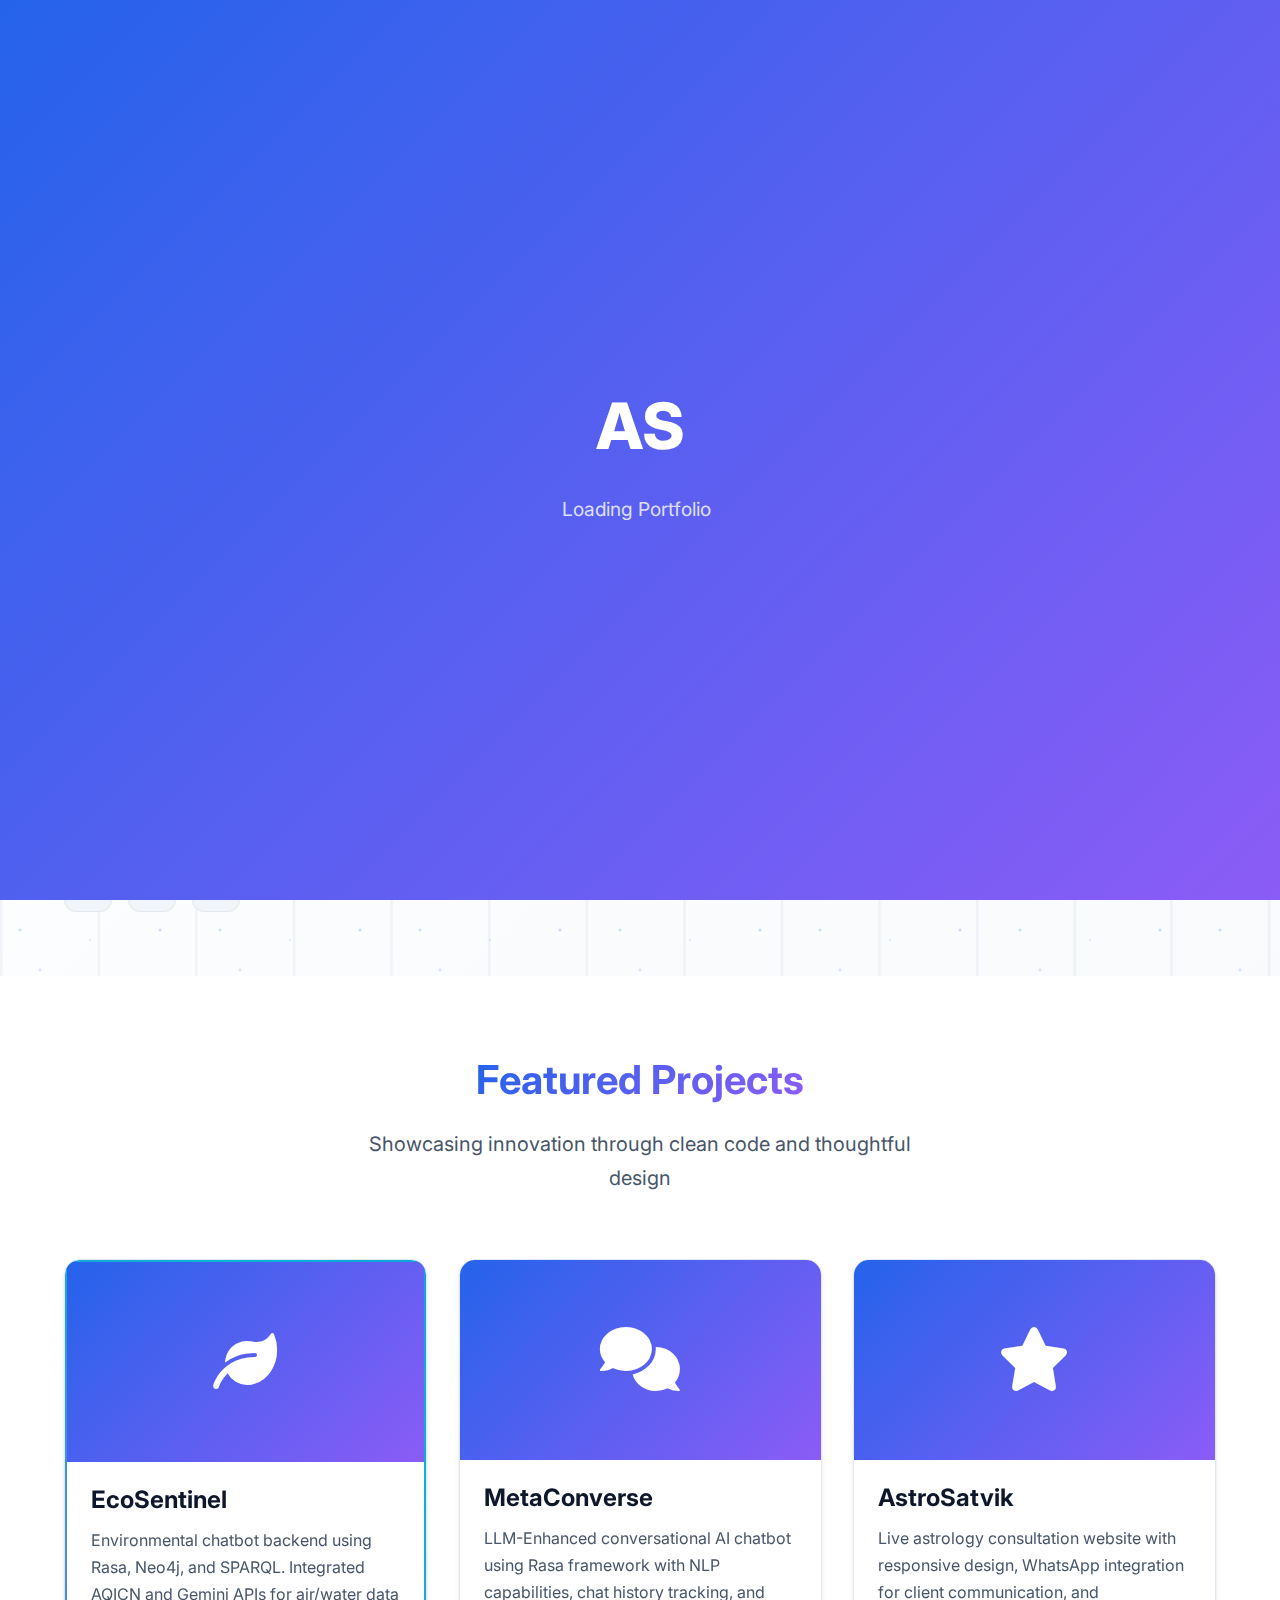
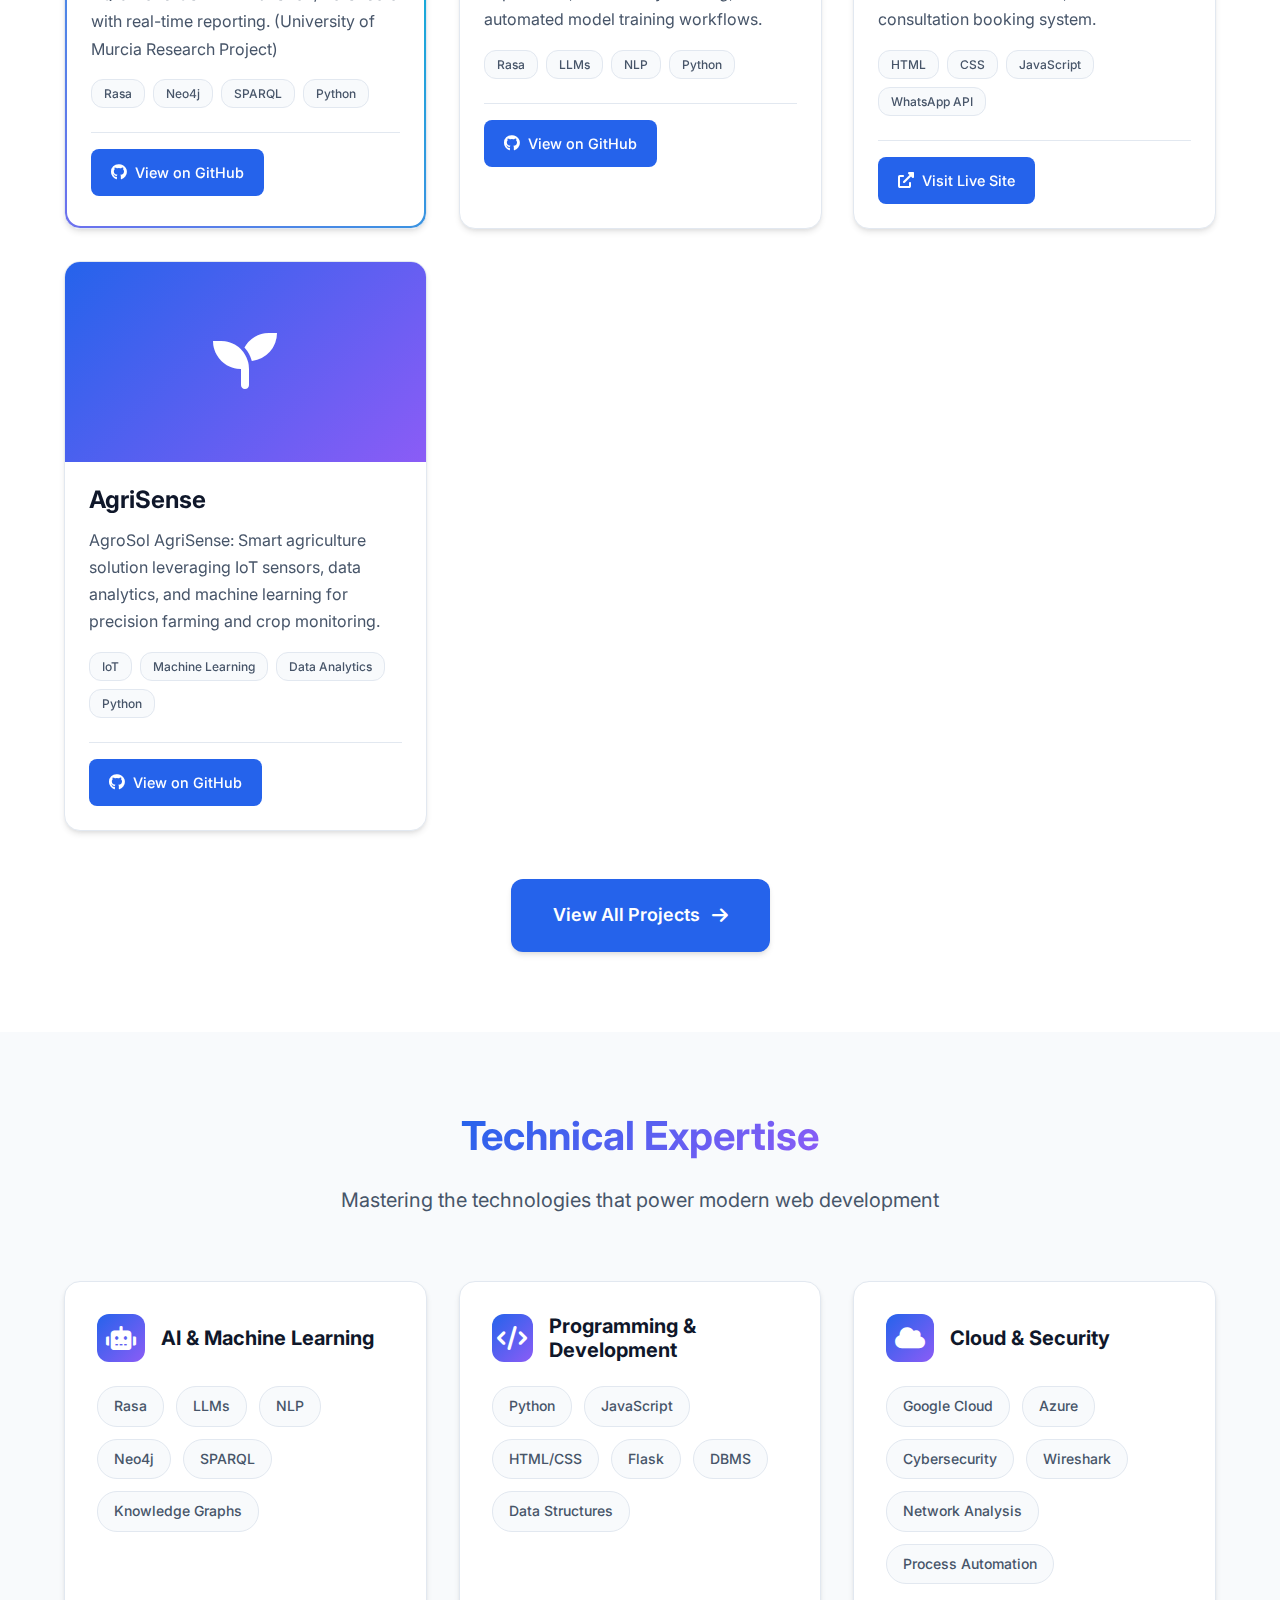
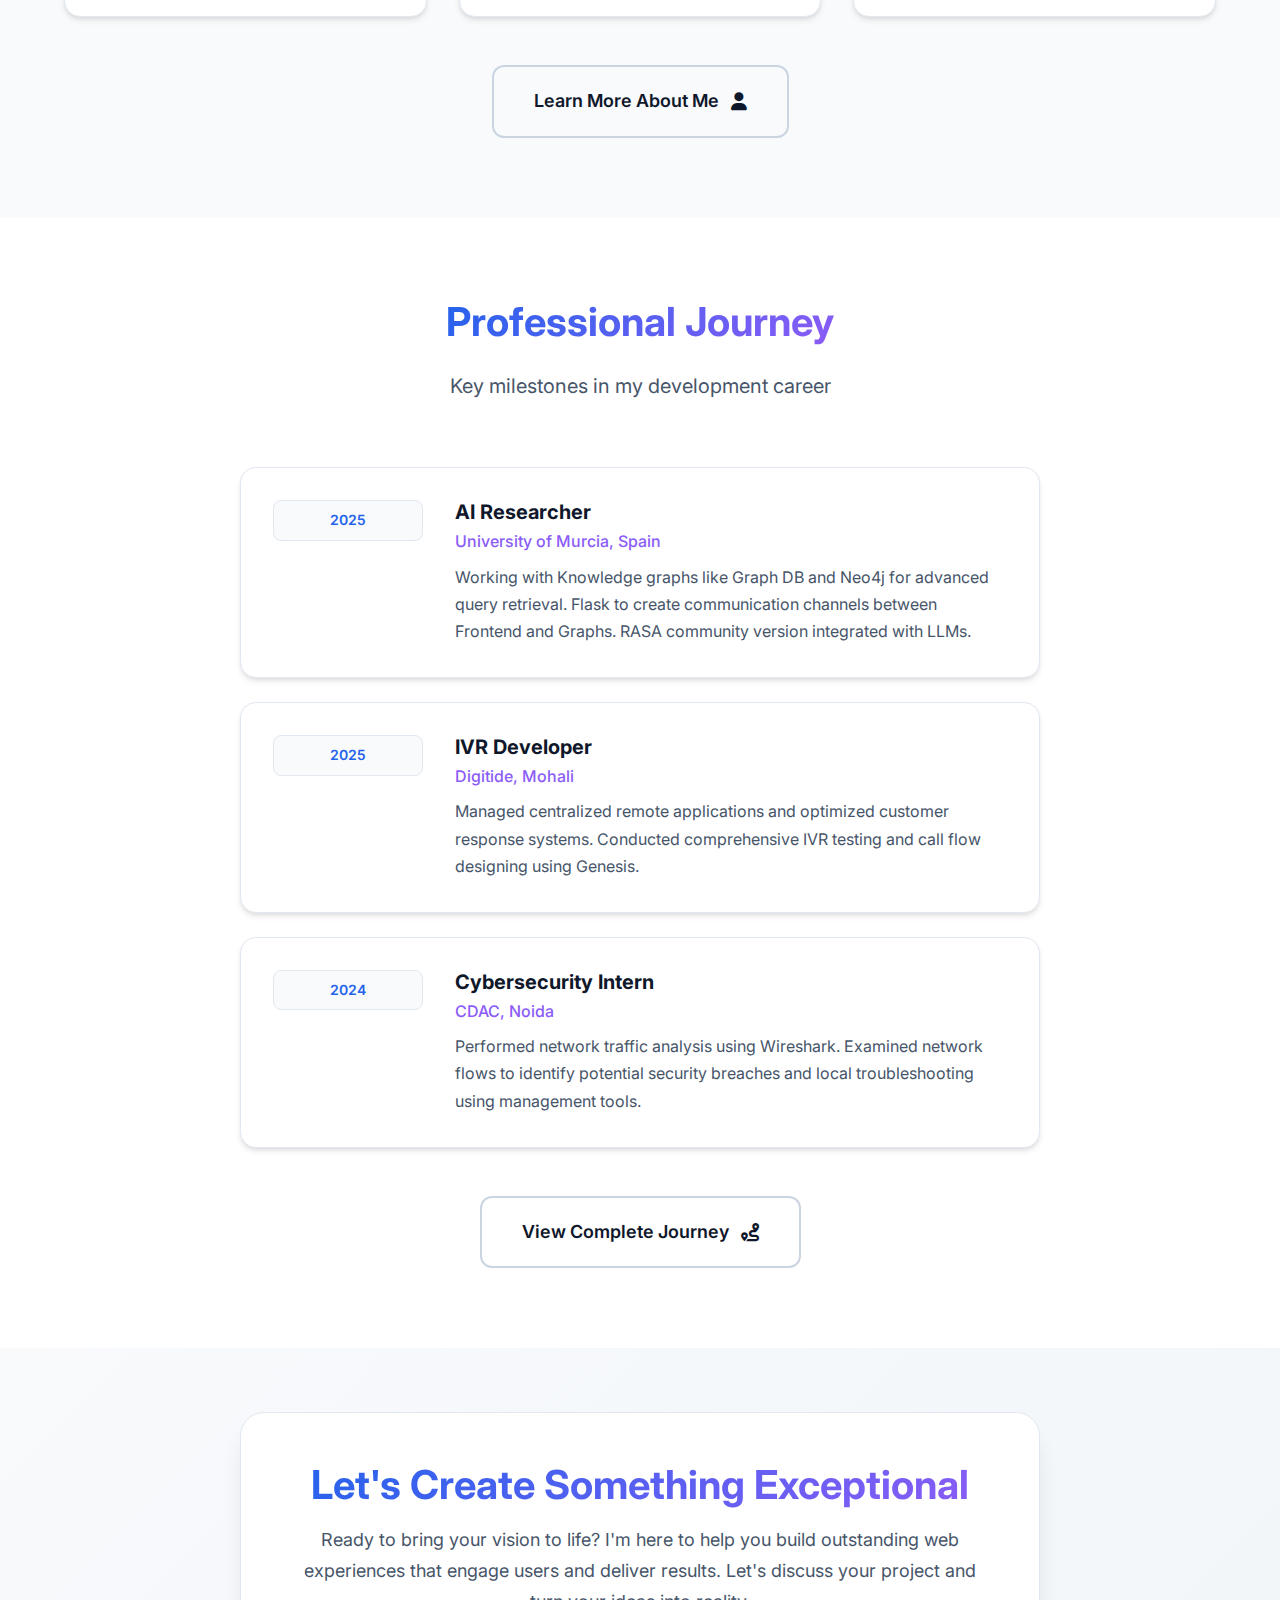
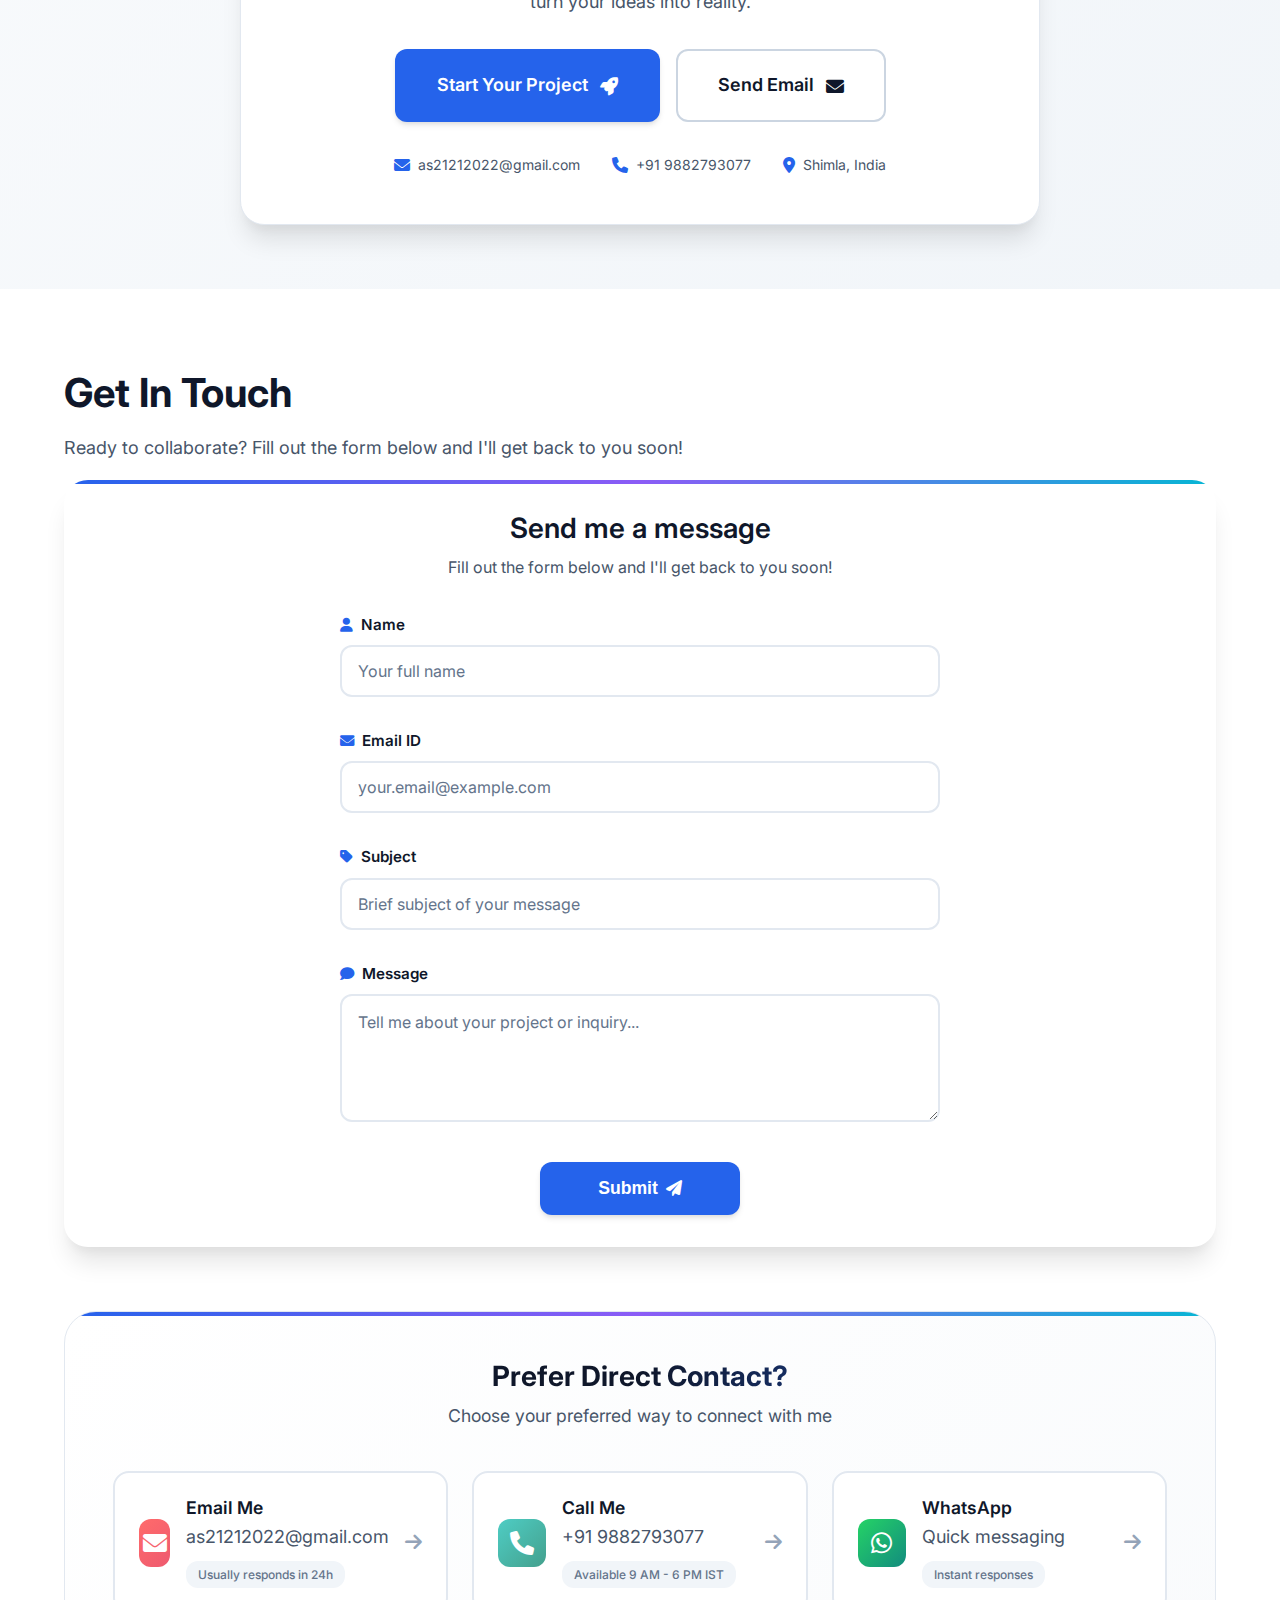
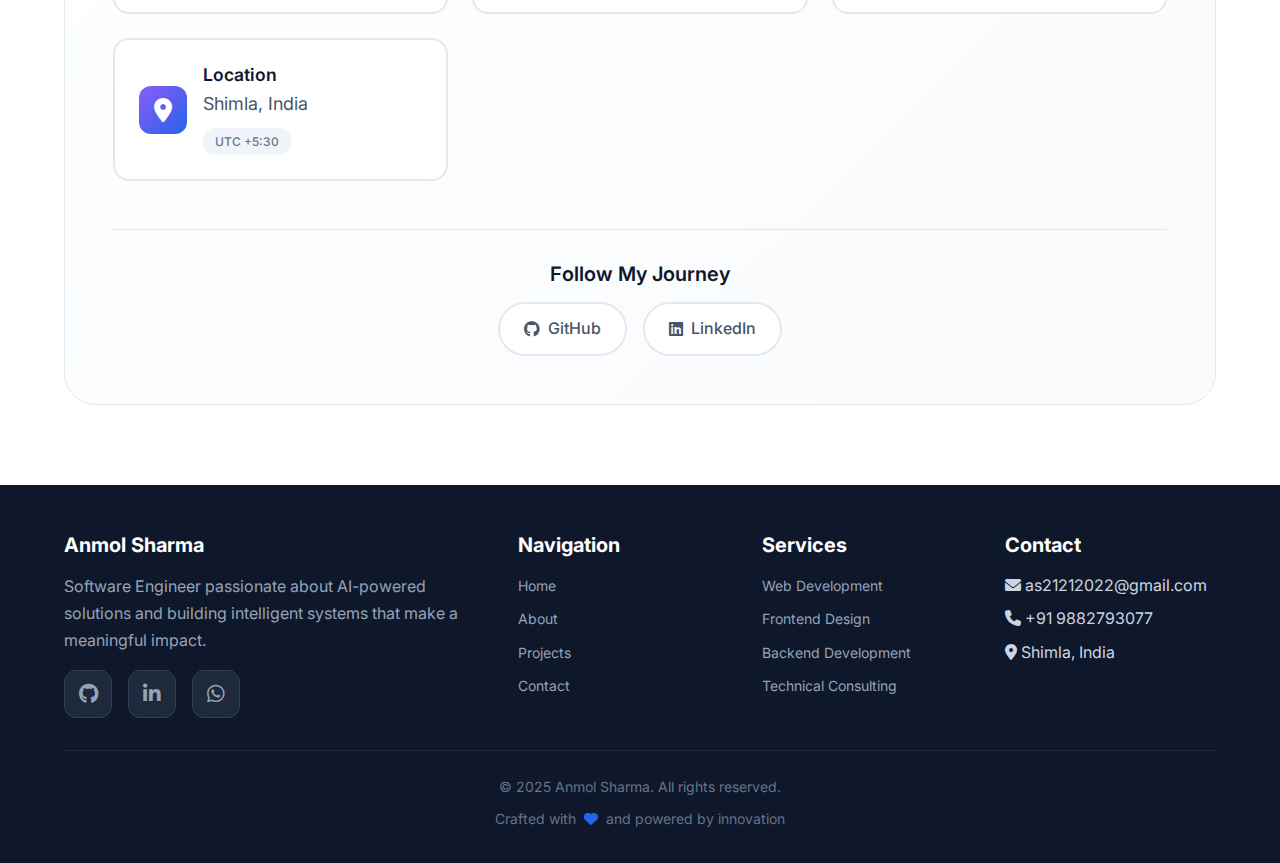
<file: index.html>
<!DOCTYPE html>
<html lang="en">
<head>
    <meta charset="UTF-8">
    <meta name="viewport" content="width=device-width, initial-scale=1.0">
    <title>Anmol Sharma - Software Engineer</title>
    <link rel="stylesheet" href="styles.css">
    <link href="https://fonts.googleapis.com/css2?family=Inter:wght@300;400;500;600;700;800;900&display=swap" rel="stylesheet">
    <link href="https://cdnjs.cloudflare.com/ajax/libs/font-awesome/6.0.0/css/all.min.css" rel="stylesheet">
</head>
<body>
    <!-- Loading Screen -->
    <div class="page-loader" id="pageLoader">
        <div class="loader-content">
            <div class="loader-logo">AS</div>
            <div class="loader-text">Loading Portfolio<span class="loading-dots"></span></div>
        </div>
    </div>

    <!-- Navigation -->
    <nav class="navbar">
        <div class="nav-container">
            <div class="nav-logo">
                <div class="logo-container">
                    <span class="logo-text">AS</span>
                    <div class="logo-animation">
                        <div class="logo-circle"></div>
                        <div class="logo-pulse"></div>
                    </div>
                </div>
            </div>
            
            <div class="nav-links">
                <a href="index.html" class="nav-link active">Home</a>
                <a href="about.html" class="nav-link">About</a>
                <a href="projects.html" class="nav-link">Projects</a>
                <a href="#contact-form" class="nav-link">Contact</a>
            </div>
            
            <div class="nav-actions">
                <button class="mobile-menu-toggle">
                    <span></span>
                    <span></span>
                    <span></span>
                </button>
            </div>
        </div>
    </nav>

    <!-- Page Content -->
    <div class="page-content" id="pageContent">
                    <span></span>
                </button>
            </div>
        </div>
    </nav>

    <!-- Hero Section -->
    <section class="hero" id="home">
        <div class="container">
            <div class="hero-content">
                <div class="hero-text">
                    <div class="hero-badge bounce-in">
                        <i class="fas fa-graduation-cap"></i>
                        <span>Software Engineer</span>
                    </div>
                    
                    <h1 class="hero-title">
                        <span class="title-main typewriter">Hi, I'm Anmol Sharma</span>
                        <span class="title-sub text-shimmer">Building AI-Powered Solutions</span>
                    </h1>
                    
                    <p class="hero-description slide-reveal">
                        Computer Science graduate with hands-on experience in building <span class="highlight glow-effect">AI chatbots</span>, 
                        software systems, websites, and mobile apps. Skilled in cloud computing and process automation, 
                        integrating diverse technologies to enhance efficiency. <span class="highlight pulse-animation">Certified by Meta, Google, and Johns Hopkins University.</span>
                    </p>
                    
                    <div class="hero-stats">
                        <div class="stat-item stagger-animation enhanced-hover">
                            <div class="stat-number">8.2</div>
                            <div class="stat-label">CGPA</div>
                        </div>
                        <div class="stat-item stagger-animation enhanced-hover">
                            <div class="stat-number">2+</div>
                            <div class="stat-label">Years Experience</div>
                        </div>
                        <div class="stat-item stagger-animation enhanced-hover">
                            <div class="stat-number">4</div>
                            <div class="stat-label">Major Projects</div>
                        </div>
                    </div>
                    
                    <div class="hero-actions">
                        <a href="projects.html" class="btn btn-primary btn-large enhanced-hover">
                            <span>View My Work</span>
                            <i class="fas fa-arrow-right"></i>
                        </a>
                        <a href="contact.html" class="btn btn-secondary btn-large enhanced-hover">
                            <span>Let's Connect</span>
                            <i class="fas fa-paper-plane"></i>
                        </a>
                    </div>
                    
                    <div class="social-links">
                        <a href="https://github.com/Lightming99" class="social-link" target="_blank" title="GitHub">
                            <i class="fab fa-github"></i>
                        </a>
                        <a href="https://linkedin.com/in/anmol-sharma-69b9a5236" class="social-link" target="_blank" title="LinkedIn">
                            <i class="fab fa-linkedin-in"></i>
                        </a>
                        <a href="https://wa.me/9882793077" class="social-link" target="_blank" title="WhatsApp">
                            <i class="fab fa-whatsapp"></i>
                        </a>
                    </div>
                </div>
                
                <div class="hero-visual">
                    <div class="profile-container">
                        <div class="profile-frame">
                            <div class="profile-image">
                                <div class="profile-placeholder">AS</div>
                            </div>
                        </div>
                        <div class="profile-badges">
                            <div class="floating-badge badge-1">AI Researcher</div>
                            <div class="floating-badge badge-2">Software Engineer</div>
                            <div class="floating-badge badge-3">Chatbot Expert</div>
                        </div>
                    </div>
                </div>
            </div>
        </div>
    </section>

    <!-- Featured Projects Section -->
    <section class="section" id="featured-projects">
        <div class="container">
            <div class="section-header">
                <h2 class="section-title bounce-in">Featured Projects</h2>
                <p class="section-subtitle slide-reveal">Showcasing innovation through clean code and thoughtful design</p>
            </div>
            
            <div class="projects-grid">
                <div class="project-card enhanced-card gradient-border morph-bg">
                    <div class="gradient-border-content">
                    <div class="project-image">
                        <div class="project-icon">
                            <i class="fas fa-leaf"></i>
                        </div>
                    </div>
                    <div class="project-content">
                        <h3>EcoSentinel</h3>
                        <p>Environmental chatbot backend using Rasa, Neo4j, and SPARQL. Integrated AQICN and Gemini APIs for air/water data with real-time reporting. (University of Murcia Research Project)</p>
                        <div class="project-tech">
                            <span class="tech-tag">Rasa</span>
                            <span class="tech-tag">Neo4j</span>
                            <span class="tech-tag">SPARQL</span>
                            <span class="tech-tag">Python</span>
                        </div>
                        <div class="project-links">
                            <a href="https://github.com/Lightming99/Ecosentinel" target="_blank" class="project-link">
                                <i class="fab fa-github"></i>
                                <span>View on GitHub</span>
                            </a>
                        </div>
                    </div>
                    </div>
                </div>
                
                <div class="project-card enhanced-card">
                    <div class="project-image">
                        <div class="project-icon pulse-animation">
                            <i class="fas fa-comments"></i>
                        </div>
                    </div>
                    <div class="project-content">
                        <h3>MetaConverse</h3>
                        <p>LLM-Enhanced conversational AI chatbot using Rasa framework with NLP capabilities, chat history tracking, and automated model training workflows.</p>
                        <div class="project-tech">
                            <span class="tech-tag">Rasa</span>
                            <span class="tech-tag">LLMs</span>
                            <span class="tech-tag">NLP</span>
                            <span class="tech-tag">Python</span>
                        </div>
                        <div class="project-links">
                            <a href="https://github.com/Lightming99/RaSa_Metaconverse" target="_blank" class="project-link">
                                <i class="fab fa-github"></i>
                                <span>View on GitHub</span>
                            </a>
                        </div>
                    </div>
                </div>
                
                <div class="project-card">
                    <div class="project-image">
                        <div class="project-icon">
                            <i class="fas fa-star"></i>
                        </div>
                    </div>
                    <div class="project-content">
                        <h3>AstroSatvik</h3>
                        <p>Live astrology consultation website with responsive design, WhatsApp integration for client communication, and consultation booking system.</p>
                        <div class="project-tech">
                            <span class="tech-tag">HTML</span>
                            <span class="tech-tag">CSS</span>
                            <span class="tech-tag">JavaScript</span>
                            <span class="tech-tag">WhatsApp API</span>
                        </div>
                        <div class="project-links">
                            <a href="https://astrosatvik.com" target="_blank" class="project-link">
                                <i class="fas fa-external-link-alt"></i>
                                <span>Visit Live Site</span>
                            </a>
                        </div>
                    </div>
                </div>
                
                <div class="project-card enhanced-card">
                    <div class="project-image">
                        <div class="project-icon glow-effect">
                            <i class="fas fa-seedling"></i>
                        </div>
                    </div>
                    <div class="project-content">
                        <h3>AgriSense</h3>
                        <p>AgroSol AgriSense: Smart agriculture solution leveraging IoT sensors, data analytics, and machine learning for precision farming and crop monitoring.</p>
                        <div class="project-tech">
                            <span class="tech-tag">IoT</span>
                            <span class="tech-tag">Machine Learning</span>
                            <span class="tech-tag">Data Analytics</span>
                            <span class="tech-tag">Python</span>
                        </div>
                        <div class="project-links">
                            <a href="https://github.com/Lightming99/AgroSol-agrisense" target="_blank" class="project-link enhanced-hover">
                                <i class="fab fa-github"></i>
                                <span>View on GitHub</span>
                            </a>
                        </div>
                    </div>
                </div>
            </div>
            
            <div class="section-footer">
                <a href="projects.html" class="btn btn-primary btn-large enhanced-hover pulse-animation">
                    <span>View All Projects</span>
                    <i class="fas fa-arrow-right"></i>
                </a>
            </div>
        </div>
    </section>

    <!-- Skills Section -->
    <section class="section" id="skills" style="background: var(--bg-secondary);">
        <div class="container">
            <div class="section-header">
                <h2 class="section-title">Technical Expertise</h2>
                <p class="section-subtitle">Mastering the technologies that power modern web development</p>
            </div>
            
            <div class="skills-grid">
                <div class="skill-category">
                    <div class="category-header">
                        <div class="category-icon">
                            <i class="fas fa-robot"></i>
                        </div>
                        <h3>AI & Machine Learning</h3>
                    </div>
                    <div class="skill-tags">
                        <div class="skill-tag">Rasa</div>
                        <div class="skill-tag">LLMs</div>
                        <div class="skill-tag">NLP</div>
                        <div class="skill-tag">Neo4j</div>
                        <div class="skill-tag">SPARQL</div>
                        <div class="skill-tag">Knowledge Graphs</div>
                    </div>
                </div>
                
                <div class="skill-category">
                    <div class="category-header">
                        <div class="category-icon">
                            <i class="fas fa-code"></i>
                        </div>
                        <h3>Programming & Development</h3>
                    </div>
                    <div class="skill-tags">
                        <div class="skill-tag">Python</div>
                        <div class="skill-tag">JavaScript</div>
                        <div class="skill-tag">HTML/CSS</div>
                        <div class="skill-tag">Flask</div>
                        <div class="skill-tag">DBMS</div>
                        <div class="skill-tag">Data Structures</div>
                    </div>
                </div>
                
                <div class="skill-category">
                    <div class="category-header">
                        <div class="category-icon">
                            <i class="fas fa-cloud"></i>
                        </div>
                        <h3>Cloud & Security</h3>
                    </div>
                    <div class="skill-tags">
                        <div class="skill-tag">Google Cloud</div>
                        <div class="skill-tag">Azure</div>
                        <div class="skill-tag">Cybersecurity</div>
                        <div class="skill-tag">Wireshark</div>
                        <div class="skill-tag">Network Analysis</div>
                        <div class="skill-tag">Process Automation</div>
                    </div>
                </div>
            </div>
            
            <div class="section-footer">
                <a href="about.html" class="btn btn-outline btn-large">
                    <span>Learn More About Me</span>
                    <i class="fas fa-user"></i>
                </a>
            </div>
        </div>
    </section>

    <!-- Experience Timeline -->
    <section class="section" id="experience">
        <div class="container">
            <div class="section-header">
                <h2 class="section-title">Professional Journey</h2>
                <p class="section-subtitle">Key milestones in my development career</p>
            </div>
            
            <div class="timeline">
                <div class="timeline-item">
                    <div class="timeline-date">2025</div>
                    <div class="timeline-content">
                        <h3>AI Researcher</h3>
                        <h4>University of Murcia, Spain</h4>
                        <p>Working with Knowledge graphs like Graph DB and Neo4j for advanced query retrieval. Flask to create communication channels between Frontend and Graphs. RASA community version integrated with LLMs.</p>
                    </div>
                </div>
                
                <div class="timeline-item">
                    <div class="timeline-date">2025</div>
                    <div class="timeline-content">
                        <h3>IVR Developer</h3>
                        <h4>Digitide, Mohali</h4>
                        <p>Managed centralized remote applications and optimized customer response systems. Conducted comprehensive IVR testing and call flow designing using Genesis.</p>
                    </div>
                </div>
                
                <div class="timeline-item">
                    <div class="timeline-date">2024</div>
                    <div class="timeline-content">
                        <h3>Cybersecurity Intern</h3>
                        <h4>CDAC, Noida</h4>
                        <p>Performed network traffic analysis using Wireshark. Examined network flows to identify potential security breaches and local troubleshooting using management tools.</p>
                    </div>
                </div>
            </div>
            
            <div class="section-footer">
                <a href="about.html" class="btn btn-outline btn-large">
                    <span>View Complete Journey</span>
                    <i class="fas fa-route"></i>
                </a>
            </div>
        </div>
    </section>

    <!-- Contact CTA -->
    <section class="contact-cta" id="contact-cta">
        <div class="container">
            <div class="cta-content">
                <h2 class="cta-title">Let's Create Something Exceptional</h2>
                <p class="cta-description">
                    Ready to bring your vision to life? I'm here to help you build outstanding web experiences 
                    that engage users and deliver results. Let's discuss your project and turn your ideas into reality.
                </p>
                
                <div class="cta-actions">
                    <a href="#contact-form" class="btn btn-primary btn-large">
                        <span>Start Your Project</span>
                        <i class="fas fa-rocket"></i>
                    </a>
                    <a href="mailto:as21212022@gmail.com" class="btn btn-outline btn-large">
                        <span>Send Email</span>
                        <i class="fas fa-envelope"></i>
                    </a>
                </div>
                
                <div class="contact-info">
                    <div class="contact-item">
                        <i class="fas fa-envelope"></i>
                        <span>as21212022@gmail.com</span>
                    </div>
                    <div class="contact-item">
                        <i class="fas fa-phone"></i>
                        <span>+91 9882793077</span>
                    </div>
                    <div class="contact-item">
                        <i class="fas fa-map-marker-alt"></i>
                        <span>Shimla, India</span>
                    </div>
                </div>
            </div>
        </div>
    </section>

    <!-- Contact Form Section -->
    <section id="contact-form" class="section bg-gray-50">
        <div class="container">
            <div class="text-center mb-12">
                <h2 class="text-4xl font-bold text-gray-900 mb-4">Get In Touch</h2>
                <p class="text-xl text-gray-600 max-w-3xl mx-auto">
                    Ready to collaborate? Fill out the form below and I'll get back to you soon!
                </p>
            </div>
            
            <div class="max-w-4xl mx-auto">
                <div class="bg-white rounded-2xl shadow-xl p-8 contact-form-container">
                    <div class="contact-form-header">
                        <h3>Send me a message</h3>
                        <p>Fill out the form below and I'll get back to you soon!</p>
                    </div>
                    
                    <form action="https://docs.google.com/forms/d/e/1FAIpQLScwx60_MnS9Kwko3Sz7iIoZiIuxXmPdSbD8cOOefLCSkKl5sw/formResponse" 
                          method="POST" 
                          target="_blank" 
                          class="contact-form-fields">
                        
                        <div class="form-group">
                            <label for="contact-name" class="form-label">
                                <i class="fas fa-user"></i>
                                Name
                            </label>
                            <input type="text" 
                                   id="contact-name" 
                                   name="entry.1877115667" 
                                   class="form-input" 
                                   placeholder="Your full name"
                                   required>
                        </div>
                        
                        <div class="form-group">
                            <label for="contact-email" class="form-label">
                                <i class="fas fa-envelope"></i>
                                Email ID
                            </label>
                            <input type="email" 
                                   id="contact-email" 
                                   name="entry.1045781291" 
                                   class="form-input" 
                                   placeholder="your.email@example.com"
                                   required>
                        </div>
                        
                        <div class="form-group">
                            <label for="contact-subject" class="form-label">
                                <i class="fas fa-tag"></i>
                                Subject
                            </label>
                            <input type="text" 
                                   id="contact-subject" 
                                   name="entry.839337160" 
                                   class="form-input" 
                                   placeholder="Brief subject of your message"
                                   required>
                        </div>
                        
                        <div class="form-group">
                            <label for="contact-message" class="form-label">
                                <i class="fas fa-comment"></i>
                                Message
                            </label>
                            <textarea id="contact-message" 
                                      name="entry.454445765" 
                                      class="form-textarea" 
                                      rows="4"
                                      placeholder="Tell me about your project or inquiry..."
                                      required></textarea>
                        </div>
                        
                        <div class="form-submit">
                            <button type="submit" class="btn btn-primary btn-large submit-btn">
                                <span>Submit</span>
                                <i class="fas fa-paper-plane"></i>
                            </button>
                        </div>
                    </form>
                </div>
                
                <div class="direct-reachout-section">
                    <div class="reachout-header">
                        <h3 class="text-shimmer">Prefer Direct Contact?</h3>
                        <p class="slide-reveal">Choose your preferred way to connect with me</p>
                    </div>
                    
                    <div class="reachout-grid">
                        <a href="mailto:as21212022@gmail.com" class="reachout-card email-card enhanced-hover stagger-animation">
                            <div class="reachout-icon pulse-animation">
                                <i class="fas fa-envelope"></i>
                            </div>
                            <div class="reachout-content">
                                <h4>Email Me</h4>
                                <p>as21212022@gmail.com</p>
                                <span class="reachout-badge glow-effect">Usually responds in 24h</span>
                            </div>
                            <div class="reachout-arrow">
                                <i class="fas fa-arrow-right"></i>
                            </div>
                        </a>
                        
                        <a href="tel:+919882793077" class="reachout-card phone-card enhanced-hover stagger-animation">
                            <div class="reachout-icon glow-effect">
                                <i class="fas fa-phone"></i>
                            </div>
                            <div class="reachout-content">
                                <h4>Call Me</h4>
                                <p>+91 9882793077</p>
                                <span class="reachout-badge">Available 9 AM - 6 PM IST</span>
                            </div>
                            <div class="reachout-arrow">
                                <i class="fas fa-arrow-right"></i>
                            </div>
                        </a>
                        
                        <a href="https://wa.me/919882793077" target="_blank" class="reachout-card whatsapp-card enhanced-hover stagger-animation">
                            <div class="reachout-icon pulse-animation">
                                <i class="fab fa-whatsapp"></i>
                            </div>
                            <div class="reachout-content">
                                <h4>WhatsApp</h4>
                                <p>Quick messaging</p>
                                <span class="reachout-badge glow-effect">Instant responses</span>
                            </div>
                            <div class="reachout-arrow">
                                <i class="fas fa-arrow-right"></i>
                            </div>
                        </a>
                        
                        <div class="reachout-card location-card enhanced-hover stagger-animation morph-bg">
                            <div class="reachout-icon">
                                <i class="fas fa-map-marker-alt"></i>
                            </div>
                            <div class="reachout-content">
                                <h4>Location</h4>
                                <p>Shimla, India</p>
                                <span class="reachout-badge">UTC +5:30</span>
                            </div>
                        </div>
                    </div>
                    
                    <div class="social-connect">
                        <h4>Follow My Journey</h4>
                        <div class="social-links-enhanced">
                            <a href="https://github.com/Lightming99" target="_blank" class="social-link-enhanced github">
                                <i class="fab fa-github"></i>
                                <span>GitHub</span>
                            </a>
                            <a href="https://www.linkedin.com/in/anmol-sharma-69b9a5236/" target="_blank" class="social-link-enhanced linkedin">
                                <i class="fab fa-linkedin"></i>
                                <span>LinkedIn</span>
                            </a>
                        </div>
                    </div>
                </div>
            </div>
        </div>
    </section>

    <!-- Footer -->
    <footer class="footer">
        <div class="container">
            <div class="footer-content">
                <div class="footer-section">
                    <h3>Anmol Sharma</h3>
                    <p>Software Engineer passionate about AI-powered solutions and building intelligent systems that make a meaningful impact.</p>
                    <div class="social-links">
                        <a href="https://github.com/anmolanand08" class="social-link" target="_blank" title="GitHub">
                            <i class="fab fa-github"></i>
                        </a>
                        <a href="https://linkedin.com/in/anmol-anand-7b1a84256" class="social-link" target="_blank" title="LinkedIn">
                            <i class="fab fa-linkedin-in"></i>
                        </a>
                        <a href="https://wa.me/9882793077" class="social-link" target="_blank" title="WhatsApp">
                            <i class="fab fa-whatsapp"></i>
                        </a>
                    </div>
                </div>
                
                <div class="footer-section">
                    <h4>Navigation</h4>
                    <ul>
                        <li><a href="index.html">Home</a></li>
                        <li><a href="about.html">About</a></li>
                        <li><a href="projects.html">Projects</a></li>
                        <li><a href="contact.html">Contact</a></li>
                    </ul>
                </div>
                
                <div class="footer-section">
                    <h4>Services</h4>
                    <ul>
                        <li><a href="#">Web Development</a></li>
                        <li><a href="#">Frontend Design</a></li>
                        <li><a href="#">Backend Development</a></li>
                        <li><a href="#">Technical Consulting</a></li>
                    </ul>
                </div>
                
                <div class="footer-section">
                    <h4>Contact</h4>
                    <ul>
                        <li><i class="fas fa-envelope"></i> as21212022@gmail.com</li>
                        <li><i class="fas fa-phone"></i> +91 9882793077</li>
                        <li><i class="fas fa-map-marker-alt"></i> Shimla, India</li>
                    </ul>
                </div>
            </div>
            
            <div class="footer-bottom">
                <p>&copy; 2025 Anmol Sharma. All rights reserved.</p>
                <p>Crafted with <i class="fas fa-heart"></i> and powered by innovation</p>
            </div>
        </div>
    </footer>

    <script>
        // Enhanced mobile menu toggle
        document.addEventListener('DOMContentLoaded', function() {
            const mobileMenuToggle = document.querySelector('.mobile-menu-toggle');
            const navLinks = document.querySelector('.nav-links');
            
            if (mobileMenuToggle && navLinks) {
                mobileMenuToggle.addEventListener('click', function() {
                    navLinks.classList.toggle('active');
                    mobileMenuToggle.classList.toggle('active');
                });
                
                // Close menu when clicking on a link
                document.querySelectorAll('.nav-link').forEach(link => {
                    link.addEventListener('click', function() {
                        navLinks.classList.remove('active');
                        mobileMenuToggle.classList.remove('active');
                    });
                });
                
                // Close menu when clicking outside
                document.addEventListener('click', function(event) {
                    if (!mobileMenuToggle.contains(event.target) && !navLinks.contains(event.target)) {
                        navLinks.classList.remove('active');
                        mobileMenuToggle.classList.remove('active');
                    }
                });
            }
        });

        // Smooth scrolling for anchor links
        document.querySelectorAll('a[href^="#"]').forEach(anchor => {
            anchor.addEventListener('click', function (e) {
                e.preventDefault();
                const target = document.querySelector(this.getAttribute('href'));
                if (target) {
                    target.scrollIntoView({
                        behavior: 'smooth',
                        block: 'start'
                    });
                }
            });
        });

        // Add scroll effect to navbar
        window.addEventListener('scroll', function() {
            const navbar = document.querySelector('.navbar');
            if (window.scrollY > 100) {
                navbar.style.background = 'rgba(255, 255, 255, 0.98)';
                navbar.style.boxShadow = '0 4px 20px rgba(0, 0, 0, 0.1)';
            } else {
                navbar.style.background = 'rgba(255, 255, 255, 0.95)';
                navbar.style.boxShadow = 'none';
            }
        });

        // Enhanced form submission handling
        document.addEventListener('DOMContentLoaded', function() {
            const contactForm = document.querySelector('.contact-form-fields');
            const submitBtn = document.querySelector('.submit-btn');
            
            if (contactForm && submitBtn) {
                contactForm.addEventListener('submit', function(e) {
                    // Show loading state
                    submitBtn.innerHTML = '<i class="fas fa-spinner fa-spin"></i> Sending...';
                    submitBtn.disabled = true;
                    
                    // Create success message element
                    setTimeout(function() {
                        // Reset button after submission
                        submitBtn.innerHTML = '<span>Submit</span><i class="fas fa-paper-plane"></i>';
                        submitBtn.disabled = false;
                        
                        // Show success message
                        const successMsg = document.createElement('div');
                        successMsg.className = 'form-success show';
                        successMsg.innerHTML = '<i class="fas fa-check-circle"></i> Message sent successfully! I\'ll get back to you soon.';
                        contactForm.appendChild(successMsg);
                        
                        // Remove success message after 5 seconds
                        setTimeout(function() {
                            successMsg.remove();
                        }, 5000);
                        
                        // Reset form
                        contactForm.reset();
                    }, 2000);
                });
            }
        });

        // Page Loader
        window.addEventListener('load', function() {
            setTimeout(function() {
                document.getElementById('pageLoader').classList.add('hidden');
                document.getElementById('pageContent').style.opacity = '1';
            }, 1500);
        });

        // Back to Top Button
        window.addEventListener('scroll', function() {
            const backToTop = document.getElementById('backToTop');
            if (window.pageYOffset > 300) {
                backToTop.classList.add('visible');
            } else {
                backToTop.classList.remove('visible');
            }
        });

        function scrollToTop() {
            window.scrollTo({
                top: 0,
                behavior: 'smooth'
            });
        }
    </script>

    <!-- Back to Top Button -->
    <button class="back-to-top" id="backToTop" onclick="scrollToTop()">
        <i class="fas fa-arrow-up"></i>
    </button>

    </div> <!-- End Page Content -->
</body>
</html>
</file>
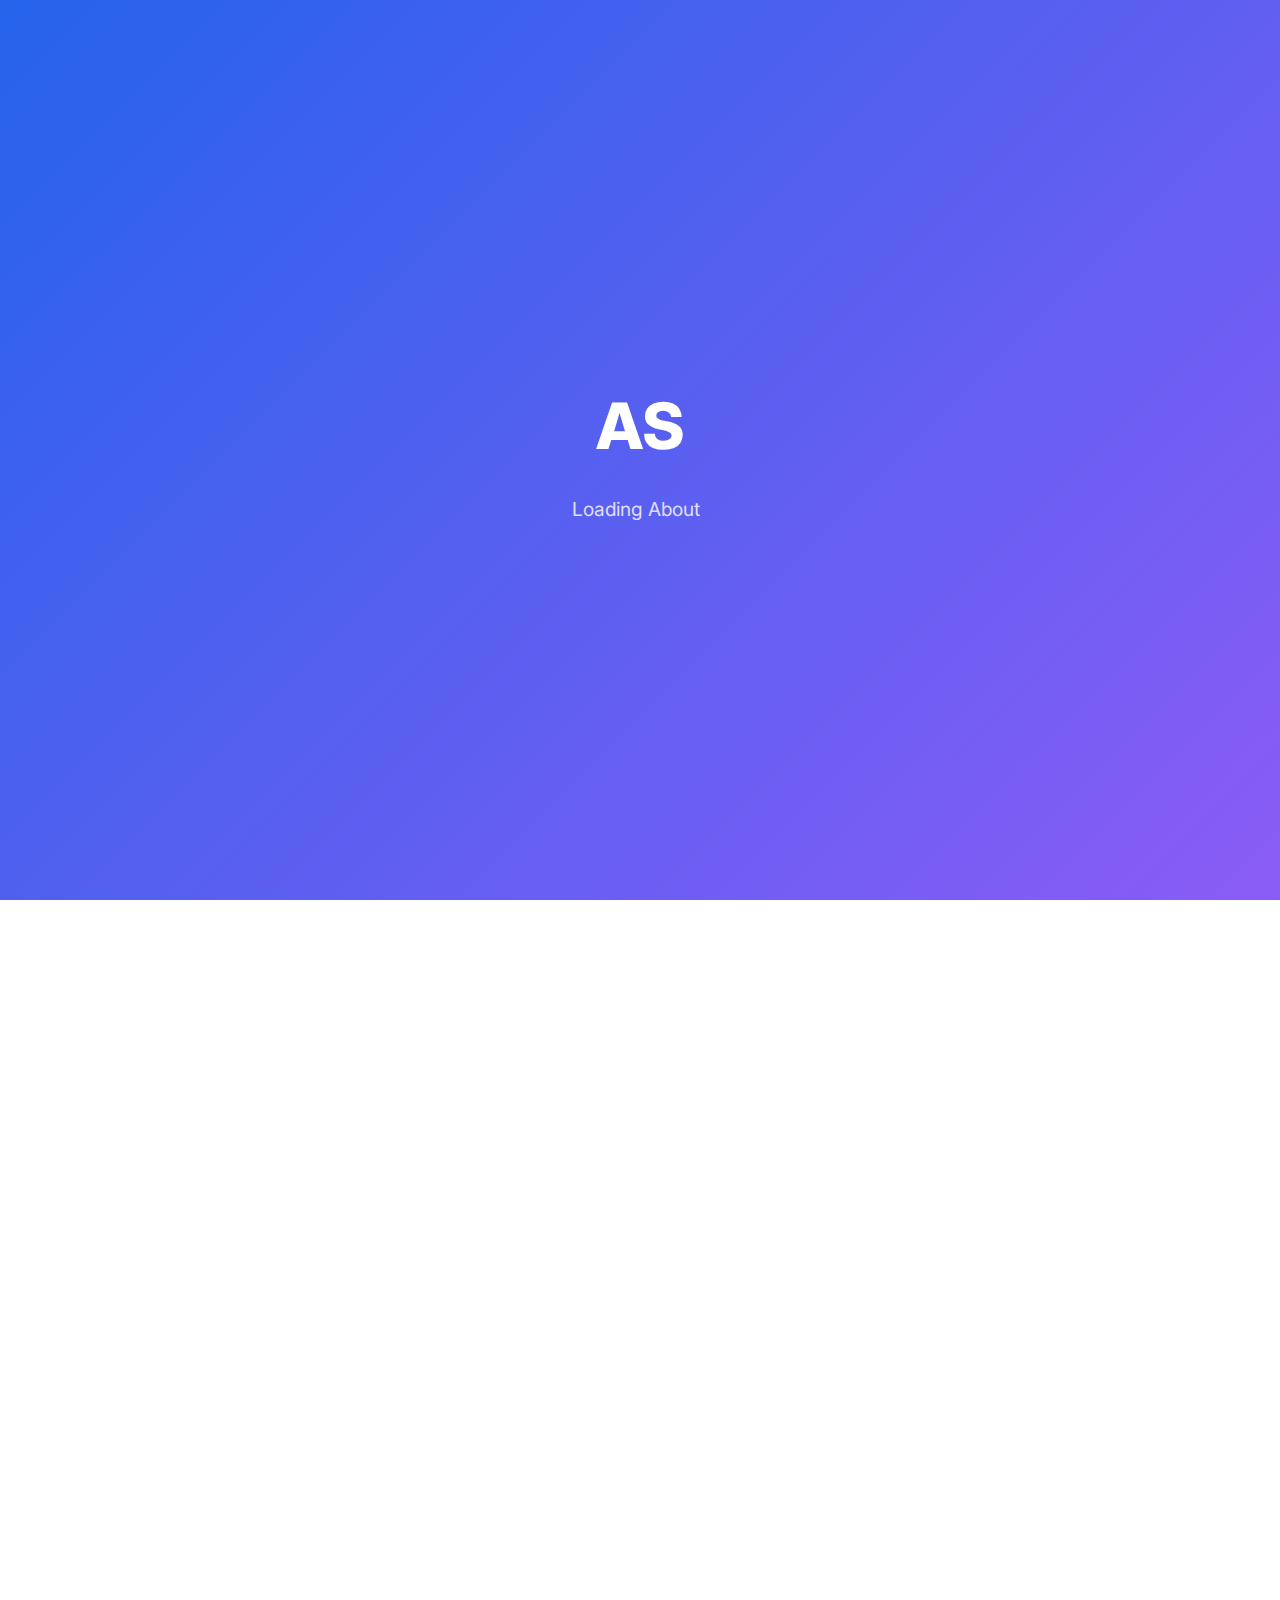
<file: about.html>
<!DOCTYPE html>
<html lang="en">
<head>
    <meta charset="UTF-8">
    <meta name="viewport" content="width=device-width, initial-scale=1.0">
    <title>About - Anmol Sharma</title>
    <link rel="stylesheet" href="styles.css">
    <link href="https://fonts.googleapis.com/css2?family=Inter:wght@300;400;500;600;700;800;900&display=swap" rel="stylesheet">
    <link href="https://cdnjs.cloudflare.com/ajax/libs/font-awesome/6.0.0/css/all.min.css" rel="stylesheet">
    <style>
        /* Additional About Page Styles */
        .about-hero {
            padding: 8rem 0 4rem;
            background: linear-gradient(135deg, var(--bg-primary) 0%, var(--bg-secondary) 100%);
            position: relative;
        }
        
        .about-hero::before {
            content: '';
            position: absolute;
            top: 0;
            left: 0;
            right: 0;
            bottom: 0;
            background: url('data:image/svg+xml,<svg xmlns="http://www.w3.org/2000/svg" viewBox="0 0 100 100"><defs><pattern id="grid" width="10" height="10" patternUnits="userSpaceOnUse"><path d="M 10 0 L 0 0 0 10" fill="none" stroke="%23e2e8f0" stroke-width="0.5"/></pattern></defs><rect width="100" height="100" fill="url(%23grid)"/></svg>');
            opacity: 0.3;
        }
        
        .about-intro {
            display: grid;
            grid-template-columns: 300px 1fr;
            gap: 4rem;
            align-items: center;
            margin-bottom: 4rem;
            position: relative;
            z-index: 1;
        }
        
        .about-image {
            width: 280px;
            height: 280px;
            background: linear-gradient(135deg, var(--primary-blue), var(--accent-purple));
            border-radius: 24px;
            display: flex;
            align-items: center;
            justify-content: center;
            box-shadow: var(--shadow-xl);
            position: relative;
        }
        
        .about-image-placeholder {
            font-size: 6rem;
            font-weight: 800;
            color: var(--white);
        }
        
        .about-text h1 {
            margin-bottom: 1rem;
            font-size: 3rem;
        }
        
        .about-text .highlight {
            background: linear-gradient(135deg, var(--primary-blue), var(--accent-purple));
            -webkit-background-clip: text;
            -webkit-text-fill-color: transparent;
            background-clip: text;
        }
        
        .journey-grid {
            display: grid;
            grid-template-columns: repeat(auto-fit, minmax(300px, 1fr));
            gap: 2rem;
            margin-bottom: 4rem;
        }
        
        .journey-card {
            background: var(--white);
            padding: 2rem;
            border-radius: 16px;
            border: 1px solid var(--gray-200);
            box-shadow: var(--shadow-md);
            transition: var(--transition-base);
        }
        
        .journey-card:hover {
            transform: translateY(-4px);
            box-shadow: var(--shadow-lg);
            border-color: var(--primary-blue);
        }
        
        .journey-icon {
            width: 56px;
            height: 56px;
            background: linear-gradient(135deg, var(--primary-blue), var(--accent-purple));
            border-radius: 12px;
            display: flex;
            align-items: center;
            justify-content: center;
            color: var(--white);
            font-size: 1.5rem;
            margin-bottom: 1.5rem;
        }
        
        .journey-card h3 {
            color: var(--text-primary);
            margin-bottom: 1rem;
            font-size: 1.25rem;
        }
        
        .journey-card p {
            color: var(--text-secondary);
            font-size: 1rem;
            line-height: 1.6;
        }
        
        .values-grid {
            display: grid;
            grid-template-columns: repeat(auto-fit, minmax(250px, 1fr));
            gap: 1.5rem;
            margin-bottom: 4rem;
        }
        
        .value-item {
            background: var(--white);
            padding: 2rem;
            border-radius: 16px;
            border: 1px solid var(--gray-200);
            text-align: center;
            transition: var(--transition-base);
            box-shadow: var(--shadow-md);
        }
        
        .value-item:hover {
            transform: translateY(-4px);
            box-shadow: var(--shadow-lg);
            border-color: var(--primary-blue);
        }
        
        .value-icon {
            width: 48px;
            height: 48px;
            background: var(--bg-secondary);
            border-radius: 12px;
            display: flex;
            align-items: center;
            justify-content: center;
            margin: 0 auto 1rem;
            font-size: 1.5rem;
            color: var(--text-secondary);
            transition: var(--transition-base);
        }
        
        .value-item:hover .value-icon {
            background: var(--primary-blue);
            color: var(--white);
        }
        
        .value-item h4 {
            color: var(--text-primary);
            margin-bottom: 0.5rem;
        }
        
        .value-item p {
            color: var(--text-secondary);
            font-size: 0.875rem;
            margin: 0;
        }
        
        @media (max-width: 768px) {
            .about-intro {
                grid-template-columns: 1fr;
                gap: 2rem;
                text-align: center;
            }
            
            .about-image {
                width: 240px;
                height: 240px;
                margin: 0 auto;
            }
            
            .about-text h1 {
                font-size: 2.5rem;
            }
            
            .about-hero {
                padding: 6rem 0 3rem;
            }
        }
    </style>
</head>
<body>
    <!-- Loading Screen -->
    <div class="page-loader" id="pageLoader">
        <div class="loader-content">
            <div class="loader-logo">AS</div>
            <div class="loader-text">Loading About<span class="loading-dots"></span></div>
        </div>
    </div>

    <!-- Navigation -->
    <nav class="navbar">
        <div class="nav-container">
            <div class="nav-logo">
                <div class="logo-container">
                    <span class="logo-text">AS</span>
                    <div class="logo-animation">
                        <div class="logo-circle"></div>
                        <div class="logo-pulse"></div>
                    </div>
                </div>
            </div>
            
            <div class="nav-links">
                <a href="index.html" class="nav-link">Home</a>
                <a href="about.html" class="nav-link active">About</a>
                <a href="projects.html" class="nav-link">Projects</a>
                <a href="contact.html" class="nav-link">Contact</a>
            </div>
            
            <div class="nav-actions">
                <button class="mobile-menu-toggle">
                    <span></span>
                    <span></span>
                    <span></span>
                </button>
            </div>
        </div>
    </nav>

    <!-- Page Content -->
    <div class="page-content" id="pageContent">

    <!-- About Hero -->
    <section class="about-hero">
        <div class="container">
            <div class="about-intro">
                <div class="about-image">
                    <div class="about-image-placeholder">AS</div>
                </div>
                
                <div class="about-text">
                    <h1>Hi, I'm <span class="highlight">Anmol Sharma</span></h1>
                    <p style="font-size: 1.25rem; color: var(--text-secondary); line-height: 1.7;">
                        A passionate Full Stack Developer with 3+ years of experience creating digital solutions 
                        that make a real impact. I specialize in building modern web applications using cutting-edge 
                        technologies and best practices.
                    </p>
                    <p style="font-size: 1.125rem; color: var(--text-secondary); line-height: 1.7;">
                        When I'm not coding, you'll find me exploring new technologies, contributing to open source 
                        projects, or sharing knowledge with the developer community. I believe in continuous learning 
                        and staying up-to-date with the latest industry trends.
                    </p>
                </div>
            </div>
        </div>
    </section>

    <!-- Journey Section -->
    <section class="section">
        <div class="container">
            <div class="section-header">
                <h2 class="section-title">My Journey</h2>
                <p class="section-subtitle">From curious beginner to experienced developer - here's how I got here</p>
            </div>
            
            <div class="journey-grid">
                <div class="journey-card">
                    <div class="journey-icon">
                        <i class="fas fa-graduation-cap"></i>
                    </div>
                    <h3>Education & Learning</h3>
                    <p>Started my journey with computer science fundamentals and quickly fell in love with web development. Continuously learning new technologies and frameworks to stay current with industry standards.</p>
                </div>
                
                <div class="journey-card">
                    <div class="journey-icon">
                        <i class="fas fa-code"></i>
                    </div>
                    <h3>First Steps in Development</h3>
                    <p>Began with HTML, CSS, and JavaScript, then expanded into modern frameworks like React and Vue.js. Built my first projects and discovered my passion for creating user-friendly interfaces.</p>
                </div>
                
                <div class="journey-card">
                    <div class="journey-icon">
                        <i class="fas fa-rocket"></i>
                    </div>
                    <h3>Professional Growth</h3>
                    <p>Transitioned to full-stack development, mastering backend technologies like Node.js and Python. Started working on real-world projects and collaborating with teams to deliver quality solutions.</p>
                </div>
                
                <div class="journey-card">
                    <div class="journey-icon">
                        <i class="fas fa-lightbulb"></i>
                    </div>
                    <h3>Innovation & Future</h3>
                    <p>Now focusing on emerging technologies, open source contributions, and building applications that solve real problems. Always looking for new challenges and opportunities to grow.</p>
                </div>
            </div>
        </div>
    </section>

    <!-- Skills Section -->
    <section class="section" style="background: var(--bg-secondary);">
        <div class="container">
            <div class="section-header">
                <h2 class="section-title">Technical Skills</h2>
                <p class="section-subtitle">The technologies and tools I use to bring ideas to life</p>
            </div>
            
            <div class="skills-grid">
                <div class="skill-category">
                    <div class="category-header">
                        <div class="category-icon">
                            <i class="fas fa-laptop-code"></i>
                        </div>
                        <h3>Frontend Development</h3>
                    </div>
                    <div class="skill-tags">
                        <div class="skill-tag">React.js</div>
                        <div class="skill-tag">Vue.js</div>
                        <div class="skill-tag">TypeScript</div>
                        <div class="skill-tag">Next.js</div>
                        <div class="skill-tag">HTML5 & CSS3</div>
                        <div class="skill-tag">Tailwind CSS</div>
                        <div class="skill-tag">SASS/SCSS</div>
                        <div class="skill-tag">Bootstrap</div>
                    </div>
                </div>
                
                <div class="skill-category">
                    <div class="category-header">
                        <div class="category-icon">
                            <i class="fas fa-server"></i>
                        </div>
                        <h3>Backend Development</h3>
                    </div>
                    <div class="skill-tags">
                        <div class="skill-tag">Node.js</div>
                        <div class="skill-tag">Python</div>
                        <div class="skill-tag">Express.js</div>
                        <div class="skill-tag">Django</div>
                        <div class="skill-tag">PostgreSQL</div>
                        <div class="skill-tag">MongoDB</div>
                        <div class="skill-tag">MySQL</div>
                        <div class="skill-tag">REST APIs</div>
                    </div>
                </div>
                
                <div class="skill-category">
                    <div class="category-header">
                        <div class="category-icon">
                            <i class="fas fa-tools"></i>
                        </div>
                        <h3>Tools & Technologies</h3>
                    </div>
                    <div class="skill-tags">
                        <div class="skill-tag">Git & GitHub</div>
                        <div class="skill-tag">Docker</div>
                        <div class="skill-tag">AWS</div>
                        <div class="skill-tag">Figma</div>
                        <div class="skill-tag">VS Code</div>
                        <div class="skill-tag">Postman</div>
                        <div class="skill-tag">Linux</div>
                        <div class="skill-tag">Webpack</div>
                    </div>
                </div>
            </div>
        </div>
    </section>

    <!-- Values Section -->
    <section class="section">
        <div class="container">
            <div class="section-header">
                <h2 class="section-title">What Drives Me</h2>
                <p class="section-subtitle">The principles and values that guide my work and approach to development</p>
            </div>
            
            <div class="values-grid">
                <div class="value-item">
                    <div class="value-icon">
                        <i class="fas fa-eye"></i>
                    </div>
                    <h4>User-Centric Design</h4>
                    <p>Every decision is made with the end user in mind, ensuring intuitive and accessible experiences.</p>
                </div>
                
                <div class="value-item">
                    <div class="value-icon">
                        <i class="fas fa-code"></i>
                    </div>
                    <h4>Clean Code</h4>
                    <p>Writing maintainable, readable, and efficient code that stands the test of time.</p>
                </div>
                
                <div class="value-item">
                    <div class="value-icon">
                        <i class="fas fa-rocket"></i>
                    </div>
                    <h4>Performance</h4>
                    <p>Optimizing applications for speed, efficiency, and scalability across all devices.</p>
                </div>
                
                <div class="value-item">
                    <div class="value-icon">
                        <i class="fas fa-users"></i>
                    </div>
                    <h4>Collaboration</h4>
                    <p>Working effectively with teams, sharing knowledge, and learning from others.</p>
                </div>
                
                <div class="value-item">
                    <div class="value-icon">
                        <i class="fas fa-lightbulb"></i>
                    </div>
                    <h4>Innovation</h4>
                    <p>Staying curious and exploring new technologies to solve problems creatively.</p>
                </div>
                
                <div class="value-item">
                    <div class="value-icon">
                        <i class="fas fa-shield-alt"></i>
                    </div>
                    <h4>Quality</h4>
                    <p>Delivering robust, tested, and reliable solutions that exceed expectations.</p>
                </div>
            </div>
        </div>
    </section>

    <!-- Timeline Section -->
    <section class="section" style="background: var(--bg-secondary);">
        <div class="container">
            <div class="section-header">
                <h2 class="section-title">Professional Timeline</h2>
                <p class="section-subtitle">Key milestones and achievements in my development career</p>
            </div>
            
            <div class="timeline">
                <div class="timeline-item">
                    <div class="timeline-date">2024</div>
                    <div class="timeline-content">
                        <h3>Advanced Full Stack Development</h3>
                        <h4>Freelance & Open Source Contributor</h4>
                        <p>Focusing on modern frameworks, microservices architecture, and contributing to open source projects. Building innovative web applications for diverse clients while maintaining high code quality standards.</p>
                    </div>
                </div>
                
                <div class="timeline-item">
                    <div class="timeline-date">2023</div>
                    <div class="timeline-content">
                        <h3>Full Stack Developer</h3>
                        <h4>Professional Projects & Team Collaboration</h4>
                        <p>Developed enterprise-level applications using React, Node.js, and cloud technologies. Led frontend architecture decisions, implemented responsive designs, and collaborated with cross-functional teams.</p>
                    </div>
                </div>
                
                <div class="timeline-item">
                    <div class="timeline-date">2022</div>
                    <div class="timeline-content">
                        <h3>Web Development Mastery</h3>
                        <h4>Skill Enhancement & Portfolio Building</h4>
                        <p>Mastered modern web technologies including React, Vue.js, Node.js, and database management. Built multiple projects to solidify expertise and established a strong foundation in full-stack development.</p>
                    </div>
                </div>
                
                <div class="timeline-item">
                    <div class="timeline-date">2021</div>
                    <div class="timeline-content">
                        <h3>Programming Fundamentals</h3>
                        <h4>Computer Science & Web Development Basics</h4>
                        <p>Started with programming fundamentals, learned HTML, CSS, and JavaScript. Built first web projects and discovered passion for creating interactive user interfaces and solving complex problems.</p>
                    </div>
                </div>
            </div>
        </div>
    </section>

    <!-- CTA Section -->
    <section class="contact-cta">
        <div class="container">
            <div class="cta-content">
                <h2 class="cta-title">Let's Build Something Great</h2>
                <p class="cta-description">
                    I'm always interested in new opportunities and challenging projects. 
                    Whether you have a specific idea in mind or just want to chat about technology, 
                    I'd love to hear from you.
                </p>
                
                <div class="cta-actions">
                    <a href="contact.html" class="btn btn-primary btn-large">
                        <span>Get In Touch</span>
                        <i class="fas fa-paper-plane"></i>
                    </a>
                    <a href="projects.html" class="btn btn-outline btn-large">
                        <span>View My Work</span>
                        <i class="fas fa-arrow-right"></i>
                    </a>
                </div>
            </div>
        </div>
    </section>

    <!-- Footer -->
    <footer class="footer">
        <div class="container">
            <div class="footer-content">
                <div class="footer-section">
                    <h3>Anmol Sharma</h3>
                    <p>Full Stack Developer passionate about creating exceptional digital experiences that make a meaningful impact.</p>
                    <div class="social-links">
                        <a href="https://github.com/anmolanand08" class="social-link" target="_blank" title="GitHub">
                            <i class="fab fa-github"></i>
                        </a>
                        <a href="https://linkedin.com/in/anmol-anand-7b1a84256" class="social-link" target="_blank" title="LinkedIn">
                            <i class="fab fa-linkedin-in"></i>
                        </a>
                        <a href="https://wa.me/9882793077" class="social-link" target="_blank" title="WhatsApp">
                            <i class="fab fa-whatsapp"></i>
                        </a>
                    </div>
                </div>
                
                <div class="footer-section">
                    <h4>Navigation</h4>
                    <ul>
                        <li><a href="index.html">Home</a></li>
                        <li><a href="about.html">About</a></li>
                        <li><a href="projects.html">Projects</a></li>
                        <li><a href="contact.html">Contact</a></li>
                    </ul>
                </div>
                
                <div class="footer-section">
                    <h4>Services</h4>
                    <ul>
                        <li><a href="#">Web Development</a></li>
                        <li><a href="#">Frontend Design</a></li>
                        <li><a href="#">Backend Development</a></li>
                        <li><a href="#">Technical Consulting</a></li>
                    </ul>
                </div>
                
                <div class="footer-section">
                    <h4>Contact</h4>
                    <ul>
                        <li><i class="fas fa-envelope"></i> anmolanand8954@gmail.com</li>
                        <li><i class="fas fa-phone"></i> +91 98827 93077</li>
                        <li><i class="fas fa-map-marker-alt"></i> Punjab, India</li>
                    </ul>
                </div>
            </div>
            
            <div class="footer-bottom">
                <p>&copy; 2025 Anmol Sharma. All rights reserved.</p>
                <p>Crafted with <i class="fas fa-heart"></i> and powered by innovation</p>
            </div>
        </div>
    </footer>

    <script>
        // Enhanced mobile menu toggle
        document.addEventListener('DOMContentLoaded', function() {
            const mobileMenuToggle = document.querySelector('.mobile-menu-toggle');
            const navLinks = document.querySelector('.nav-links');
            
            if (mobileMenuToggle && navLinks) {
                mobileMenuToggle.addEventListener('click', function() {
                    navLinks.classList.toggle('active');
                    mobileMenuToggle.classList.toggle('active');
                });
                
                // Close menu when clicking on a link
                document.querySelectorAll('.nav-link').forEach(link => {
                    link.addEventListener('click', function() {
                        navLinks.classList.remove('active');
                        mobileMenuToggle.classList.remove('active');
                    });
                });
                
                // Close menu when clicking outside
                document.addEventListener('click', function(event) {
                    if (!mobileMenuToggle.contains(event.target) && !navLinks.contains(event.target)) {
                        navLinks.classList.remove('active');
                        mobileMenuToggle.classList.remove('active');
                    }
                });
            }
        });

        // Navbar scroll effect
        window.addEventListener('scroll', function() {
            const navbar = document.querySelector('.navbar');
            if (window.scrollY > 100) {
                navbar.style.background = 'rgba(255, 255, 255, 0.98)';
                navbar.style.boxShadow = '0 4px 20px rgba(0, 0, 0, 0.1)';
            } else {
                navbar.style.background = 'rgba(255, 255, 255, 0.95)';
                navbar.style.boxShadow = 'none';
            }
        });

        // Page Loader
        window.addEventListener('load', function() {
            setTimeout(function() {
                document.getElementById('pageLoader').classList.add('hidden');
                document.getElementById('pageContent').style.opacity = '1';
            }, 1500);
        });

        // Back to Top Button
        window.addEventListener('scroll', function() {
            const backToTop = document.getElementById('backToTop');
            if (window.pageYOffset > 300) {
                backToTop.classList.add('visible');
            } else {
                backToTop.classList.remove('visible');
            }
        });

        function scrollToTop() {
            window.scrollTo({
                top: 0,
                behavior: 'smooth'
            });
        }
    </script>

    <!-- Back to Top Button -->
    <button class="back-to-top" id="backToTop" onclick="scrollToTop()">
        <i class="fas fa-arrow-up"></i>
    </button>

    </div> <!-- End Page Content -->
</body>
</html>
</file>
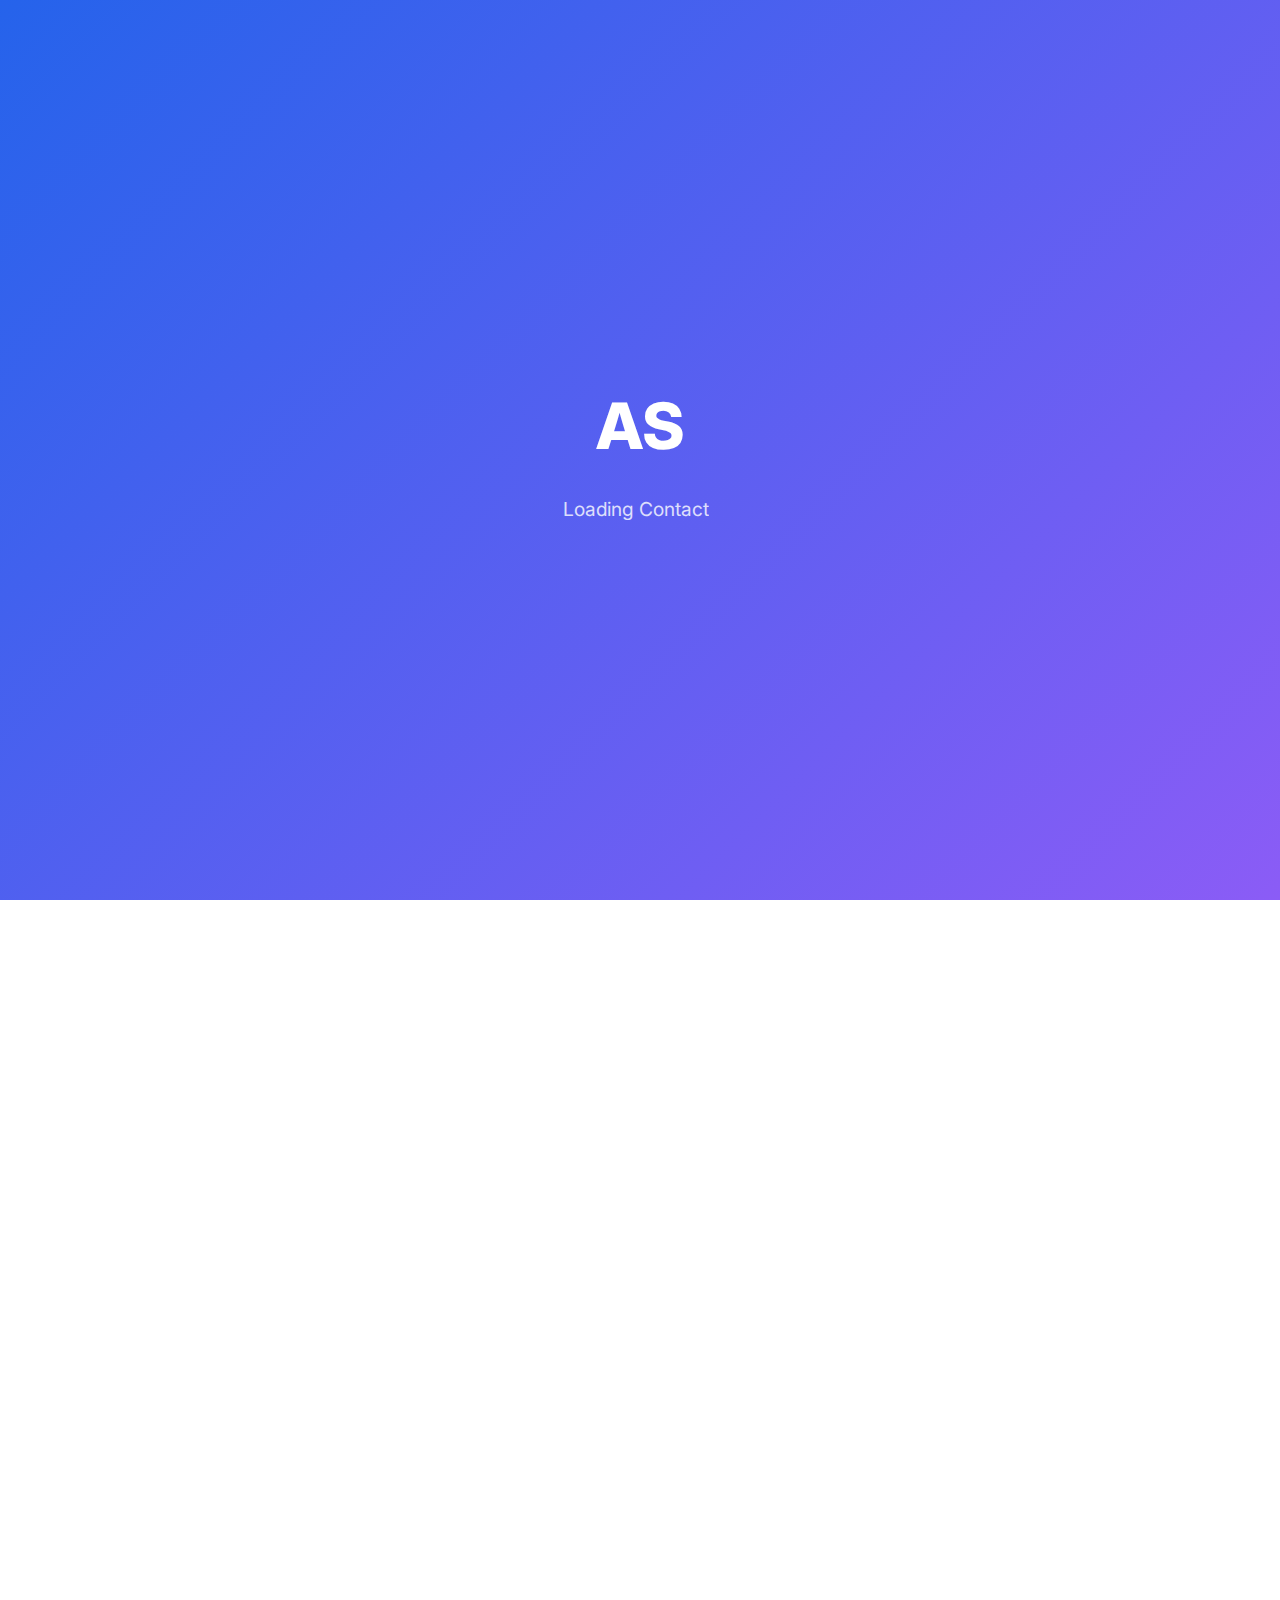
<file: contact.html>
<!DOCTYPE html>
<html lang="en">
<head>
    <meta charset="UTF-8">
    <meta name="viewport" content="width=device-width, initial-scale=1.0">
    <title>Contact - Anmol Sharma</title>
    <link rel="stylesheet" href="styles.css">
    <link href="https://fonts.googleapis.com/css2?family=Inter:wght@300;400;500;600;700;800;900&display=swap" rel="stylesheet">
    <link href="https://cdnjs.cloudflare.com/ajax/libs/font-awesome/6.0.0/css/all.min.css" rel="stylesheet">
    <style>
        /* Additional Contact Page Styles */
        .contact-hero {
            padding: 8rem 0 4rem;
            background: linear-gradient(135deg, var(--bg-primary) 0%, var(--bg-secondary) 100%);
            position: relative;
        }
        
        .contact-hero::before {
            content: '';
            position: absolute;
            top: 0;
            left: 0;
            right: 0;
            bottom: 0;
            background: url('data:image/svg+xml,<svg xmlns="http://www.w3.org/2000/svg" viewBox="0 0 100 100"><defs><pattern id="grid" width="10" height="10" patternUnits="userSpaceOnUse"><path d="M 10 0 L 0 0 0 10" fill="none" stroke="%23e2e8f0" stroke-width="0.5"/></pattern></defs><rect width="100" height="100" fill="url(%23grid)"/></svg>');
            opacity: 0.3;
        }
        
        .contact-content {
            display: grid;
            grid-template-columns: 1fr 1fr;
            gap: 4rem;
            margin-bottom: 4rem;
            position: relative;
            z-index: 1;
        }
        
        .contact-form {
            background: var(--white);
            padding: 3rem;
            border-radius: 16px;
            border: 1px solid var(--gray-200);
            box-shadow: var(--shadow-xl);
        }
        
        .form-group {
            margin-bottom: 1.5rem;
        }
        
        .form-label {
            display: block;
            margin-bottom: 0.5rem;
            font-weight: 600;
            color: var(--text-primary);
        }
        
        .form-input,
        .form-textarea {
            width: 100%;
            padding: 1rem;
            border: 2px solid var(--gray-200);
            border-radius: 8px;
            font-size: 1rem;
            transition: var(--transition-base);
            background: var(--white);
            color: var(--text-primary);
        }
        
        .form-input:focus,
        .form-textarea:focus {
            outline: none;
            border-color: var(--primary-blue);
            box-shadow: 0 0 0 3px rgba(37, 99, 235, 0.1);
        }
        
        .form-textarea {
            min-height: 120px;
            resize: vertical;
        }
        
        .contact-info {
            display: flex;
            flex-direction: column;
            gap: 2rem;
        }
        
        .contact-card {
            background: var(--white);
            padding: 2rem;
            border-radius: 16px;
            border: 1px solid var(--gray-200);
            box-shadow: var(--shadow-md);
            transition: var(--transition-base);
        }
        
        .contact-card:hover {
            transform: translateY(-4px);
            box-shadow: var(--shadow-lg);
            border-color: var(--primary-blue);
        }
        
        .contact-card-icon {
            width: 56px;
            height: 56px;
            background: linear-gradient(135deg, var(--primary-blue), var(--accent-purple));
            border-radius: 12px;
            display: flex;
            align-items: center;
            justify-content: center;
            color: var(--white);
            font-size: 1.5rem;
            margin-bottom: 1rem;
        }
        
        .contact-card h3 {
            color: var(--text-primary);
            margin-bottom: 0.5rem;
            font-size: 1.25rem;
        }
        
        .contact-card p {
            color: var(--text-secondary);
            margin-bottom: 1rem;
            font-size: 1rem;
        }
        
        .contact-card a {
            color: var(--primary-blue);
            font-weight: 600;
            text-decoration: none;
        }
        
        .contact-card a:hover {
            color: var(--primary-dark);
        }
        
        .social-grid {
            display: grid;
            grid-template-columns: repeat(auto-fit, minmax(200px, 1fr));
            gap: 1.5rem;
            margin-top: 3rem;
        }
        
        .social-card {
            background: var(--white);
            padding: 2rem;
            border-radius: 16px;
            border: 1px solid var(--gray-200);
            box-shadow: var(--shadow-md);
            text-align: center;
            transition: var(--transition-base);
        }
        
        .social-card:hover {
            transform: translateY(-4px);
            box-shadow: var(--shadow-lg);
        }
        
        .social-card-icon {
            width: 48px;
            height: 48px;
            background: var(--bg-secondary);
            border-radius: 12px;
            display: flex;
            align-items: center;
            justify-content: center;
            margin: 0 auto 1rem;
            font-size: 1.5rem;
            color: var(--text-secondary);
            transition: var(--transition-base);
        }
        
        .social-card:hover .social-card-icon {
            background: var(--primary-blue);
            color: var(--white);
        }
        
        .social-card h4 {
            color: var(--text-primary);
            margin-bottom: 0.5rem;
            font-size: 1rem;
        }
        
        .social-card p {
            color: var(--text-secondary);
            font-size: 0.875rem;
            margin: 0;
        }
        
        @media (max-width: 768px) {
            .contact-content {
                grid-template-columns: 1fr;
                gap: 2rem;
            }
            
            .contact-form {
                padding: 2rem;
            }
            
            .contact-hero {
                padding: 6rem 0 3rem;
            }
        }
    </style>
</head>
<body>
    <!-- Loading Screen -->
    <div class="page-loader" id="pageLoader">
        <div class="loader-content">
            <div class="loader-logo">AS</div>
            <div class="loader-text">Loading Contact<span class="loading-dots"></span></div>
        </div>
    </div>

    <!-- Navigation -->
    <nav class="navbar">
        <div class="nav-container">
            <div class="nav-logo">
                <div class="logo-container">
                    <span class="logo-text">AS</span>
                    <div class="logo-animation">
                        <div class="logo-circle"></div>
                        <div class="logo-pulse"></div>
                    </div>
                </div>
            </div>
            
            <div class="nav-links">
                <a href="index.html" class="nav-link">Home</a>
                <a href="about.html" class="nav-link">About</a>
                <a href="projects.html" class="nav-link">Projects</a>
                <a href="contact.html" class="nav-link active">Contact</a>
            </div>
            
            <div class="nav-actions">
                <button class="mobile-menu-toggle">
                    <span></span>
                    <span></span>
                    <span></span>
                </button>
            </div>
        </div>
    </nav>

    <!-- Page Content -->
    <div class="page-content" id="pageContent">

    <!-- Contact Hero -->
    <section class="contact-hero">
        <div class="container">
            <div class="section-header">
                <h1 class="section-title">Let's Work Together</h1>
                <p class="section-subtitle">Ready to bring your project to life? I'd love to hear from you and discuss how we can create something amazing together.</p>
            </div>
        </div>
    </section>

    <!-- Contact Content -->
    <section class="section">
        <div class="container">
            <div class="contact-content">
                <!-- Contact Form -->
                <div class="contact-form">
                    <h2 style="margin-bottom: 1.5rem; color: var(--text-primary);">Send Me a Message</h2>
                    
                    <form action="https://docs.google.com/forms/d/e/1FAIpQLScwx60_MnS9Kwko3Sz7iIoZiIuxXmPdSbD8cOOefLCSkKl5sw/formResponse" method="POST" target="_blank">
                        <div class="form-group">
                            <label for="name" class="form-label">Full Name</label>
                            <input type="text" id="name" name="entry.1877115667" class="form-input" required>
                        </div>
                        
                        <div class="form-group">
                            <label for="email" class="form-label">Email Address</label>
                            <input type="email" id="email" name="entry.1045781291" class="form-input" required>
                        </div>
                        
                        <div class="form-group">
                            <label for="subject" class="form-label">Subject</label>
                            <input type="text" id="subject" name="entry.839337160" class="form-input" required>
                        </div>
                        
                        <div class="form-group">
                            <label for="message" class="form-label">Message</label>
                            <textarea id="message" name="entry.454445765" class="form-textarea" placeholder="Tell me about your project..." required></textarea>
                        </div>
                        
                        <button type="submit" class="btn btn-primary btn-large" style="width: 100%;">
                            <span>Send Message</span>
                            <i class="fas fa-paper-plane"></i>
                        </button>
                    </form>
                </div>
                
                <!-- Contact Info -->
                <div class="contact-info">
                    <div class="contact-card">
                        <div class="contact-card-icon">
                            <i class="fas fa-envelope"></i>
                        </div>
                        <h3>Email Me</h3>
                        <p>Send me an email and I'll get back to you within 24 hours.</p>
                        <a href="mailto:as21212022@gmail.com">as21212022@gmail.com</a>
                    </div>
                    
                    <div class="contact-card">
                        <div class="contact-card-icon">
                            <i class="fab fa-whatsapp"></i>
                        </div>
                        <h3>WhatsApp</h3>
                        <p>Prefer instant messaging? Let's chat on WhatsApp.</p>
                        <a href="https://wa.me/9882793077" target="_blank">+91 98827 93077</a>
                    </div>
                    
                    <div class="contact-card">
                        <div class="contact-card-icon">
                            <i class="fas fa-phone"></i>
                        </div>
                        <h3>Call Me</h3>
                        <p>Available for calls Monday to Friday, 9 AM - 6 PM IST.</p>
                        <a href="tel:+919882793077">+91 98827 93077</a>
                    </div>
                </div>
            </div>
            
            <!-- Social Connections -->
            <div class="section-header" style="margin-top: 4rem;">
                <h2 class="section-title">Connect With Me</h2>
                <p class="section-subtitle">Follow my journey and connect with me on social platforms</p>
            </div>
            
            <div class="social-grid">
                <a href="https://github.com/anmolanand08" target="_blank" class="social-card">
                    <div class="social-card-icon">
                        <i class="fab fa-github"></i>
                    </div>
                    <h4>GitHub</h4>
                    <p>Check out my code and open source contributions</p>
                </a>
                
                <a href="https://linkedin.com/in/anmol-anand-7b1a84256" target="_blank" class="social-card">
                    <div class="social-card-icon">
                        <i class="fab fa-linkedin-in"></i>
                    </div>
                    <h4>LinkedIn</h4>
                    <p>Connect with me professionally and see my experience</p>
                </a>
                
                <a href="https://wa.me/9882793077" target="_blank" class="social-card">
                    <div class="social-card-icon">
                        <i class="fab fa-whatsapp"></i>
                    </div>
                    <h4>WhatsApp</h4>
                    <p>Quick questions? Message me directly</p>
                </a>
            </div>
        </div>
    </section>

    <!-- Footer -->
    <footer class="footer">
        <div class="container">
            <div class="footer-content">
                <div class="footer-section">
                    <h3>Anmol Sharma</h3>
                    <p>Full Stack Developer passionate about creating exceptional digital experiences that make a meaningful impact.</p>
                    <div class="social-links">
                        <a href="https://github.com/anmolanand08" class="social-link" target="_blank" title="GitHub">
                            <i class="fab fa-github"></i>
                        </a>
                        <a href="https://linkedin.com/in/anmol-anand-7b1a84256" class="social-link" target="_blank" title="LinkedIn">
                            <i class="fab fa-linkedin-in"></i>
                        </a>
                        <a href="https://wa.me/9882793077" class="social-link" target="_blank" title="WhatsApp">
                            <i class="fab fa-whatsapp"></i>
                        </a>
                    </div>
                </div>
                
                <div class="footer-section">
                    <h4>Navigation</h4>
                    <ul>
                        <li><a href="index.html">Home</a></li>
                        <li><a href="about.html">About</a></li>
                        <li><a href="projects.html">Projects</a></li>
                        <li><a href="contact.html">Contact</a></li>
                    </ul>
                </div>
                
                <div class="footer-section">
                    <h4>Services</h4>
                    <ul>
                        <li><a href="#">Web Development</a></li>
                        <li><a href="#">Frontend Design</a></li>
                        <li><a href="#">Backend Development</a></li>
                        <li><a href="#">Technical Consulting</a></li>
                    </ul>
                </div>
                
                <div class="footer-section">
                    <h4>Contact</h4>
                    <ul>
                        <li><i class="fas fa-envelope"></i> anmolanand8954@gmail.com</li>
                        <li><i class="fas fa-phone"></i> +91 98827 93077</li>
                        <li><i class="fas fa-map-marker-alt"></i> Punjab, India</li>
                    </ul>
                </div>
            </div>
            
            <div class="footer-bottom">
                <p>&copy; 2025 Anmol Sharma. All rights reserved.</p>
                <p>Crafted with <i class="fas fa-heart"></i> and powered by innovation</p>
            </div>
        </div>
    </footer>

    <script>
        // Enhanced mobile menu toggle
        document.addEventListener('DOMContentLoaded', function() {
            const mobileMenuToggle = document.querySelector('.mobile-menu-toggle');
            const navLinks = document.querySelector('.nav-links');
            
            if (mobileMenuToggle && navLinks) {
                mobileMenuToggle.addEventListener('click', function() {
                    navLinks.classList.toggle('active');
                    mobileMenuToggle.classList.toggle('active');
                });
                
                // Close menu when clicking on a link
                document.querySelectorAll('.nav-link').forEach(link => {
                    link.addEventListener('click', function() {
                        navLinks.classList.remove('active');
                        mobileMenuToggle.classList.remove('active');
                    });
                });
                
                // Close menu when clicking outside
                document.addEventListener('click', function(event) {
                    if (!mobileMenuToggle.contains(event.target) && !navLinks.contains(event.target)) {
                        navLinks.classList.remove('active');
                        mobileMenuToggle.classList.remove('active');
                    }
                });
            }
        });

        // Navbar scroll effect
        window.addEventListener('scroll', function() {
            const navbar = document.querySelector('.navbar');
            if (window.scrollY > 100) {
                navbar.style.background = 'rgba(255, 255, 255, 0.98)';
                navbar.style.boxShadow = '0 4px 20px rgba(0, 0, 0, 0.1)';
            } else {
                navbar.style.background = 'rgba(255, 255, 255, 0.95)';
                navbar.style.boxShadow = 'none';
            }
        });

        // Page Loader
        window.addEventListener('load', function() {
            setTimeout(function() {
                document.getElementById('pageLoader').classList.add('hidden');
                document.getElementById('pageContent').style.opacity = '1';
            }, 1500);
        });

        // Back to Top Button
        window.addEventListener('scroll', function() {
            const backToTop = document.getElementById('backToTop');
            if (window.pageYOffset > 300) {
                backToTop.classList.add('visible');
            } else {
                backToTop.classList.remove('visible');
            }
        });

        function scrollToTop() {
            window.scrollTo({
                top: 0,
                behavior: 'smooth'
            });
        }

        // Form submission handling
        document.querySelector('form').addEventListener('submit', function(e) {
            const submitBtn = document.querySelector('button[type="submit"]');
            submitBtn.innerHTML = '<span>Sending...</span><i class="fas fa-spinner fa-spin"></i>';
            submitBtn.disabled = true;
        });
    </script>

    <!-- Back to Top Button -->
    <button class="back-to-top" id="backToTop" onclick="scrollToTop()">
        <i class="fas fa-arrow-up"></i>
    </button>

    </div> <!-- End Page Content -->
</body>
</html>
</file>
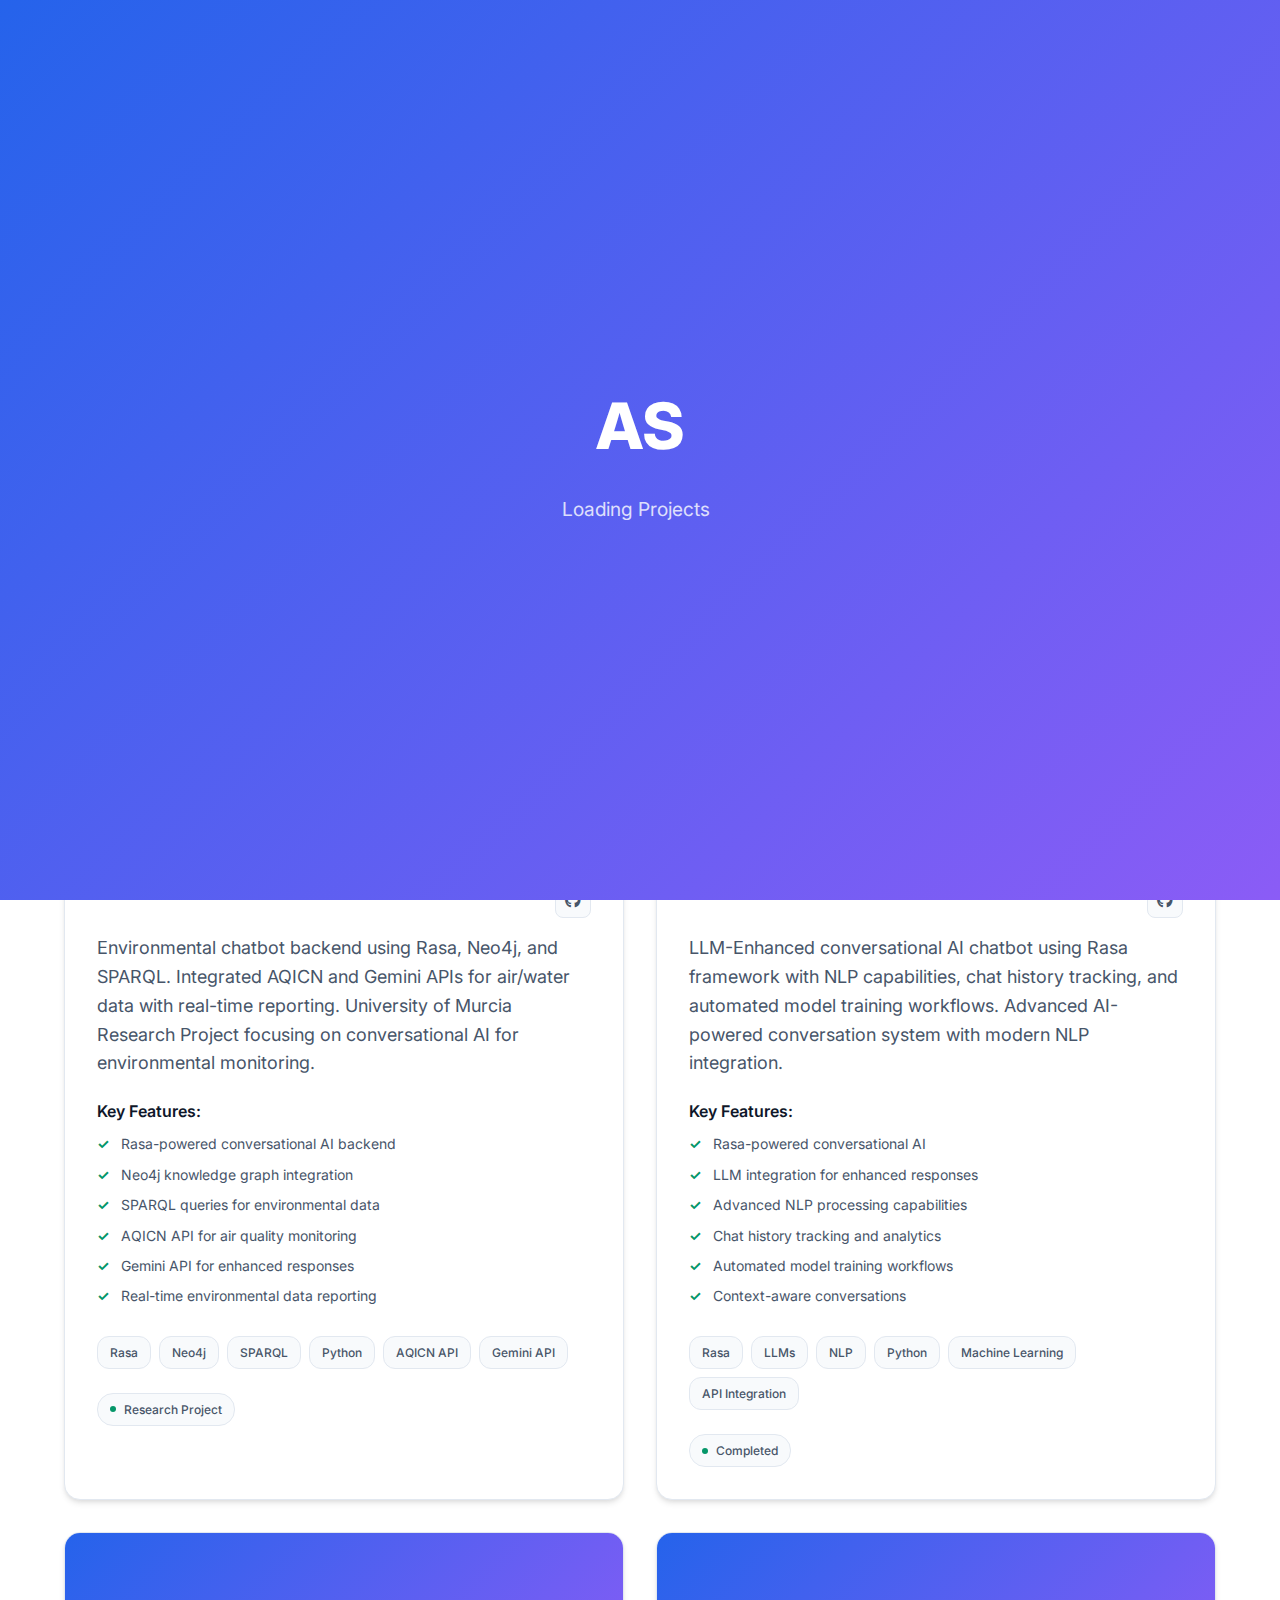
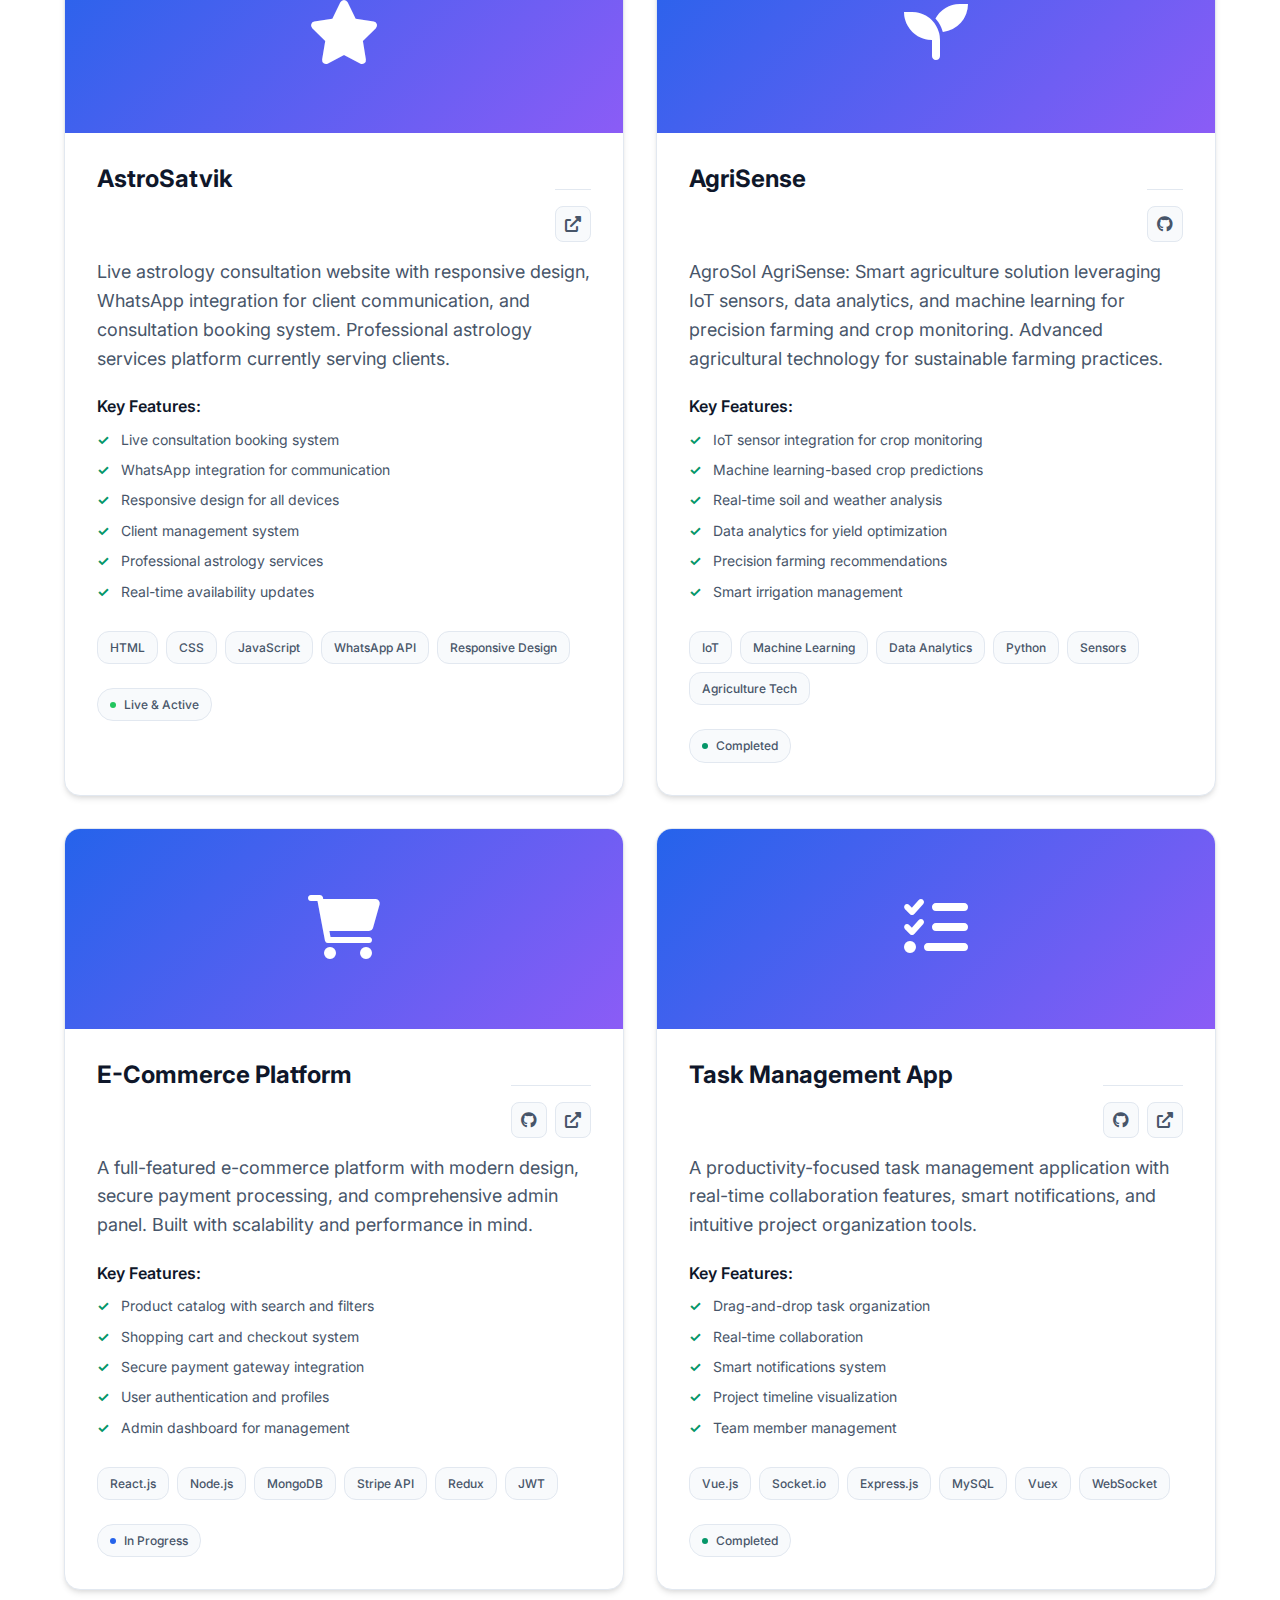
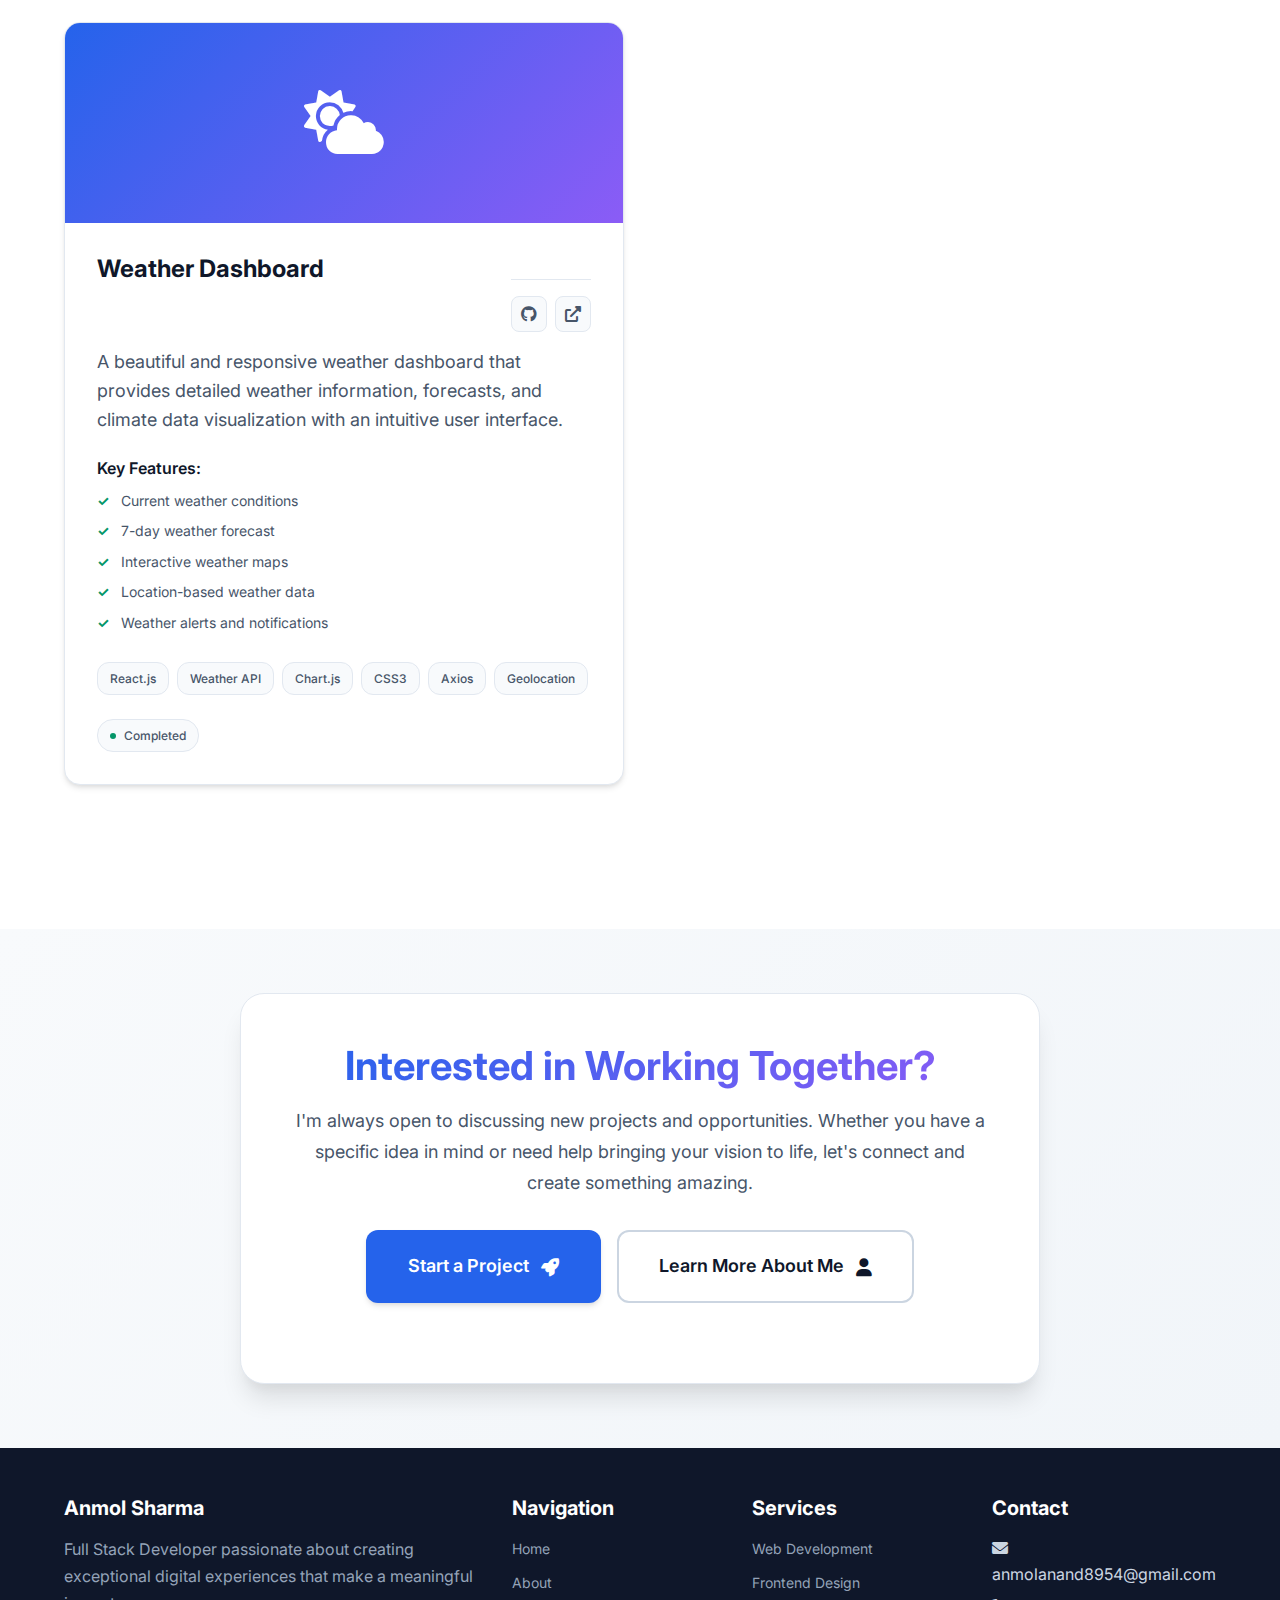
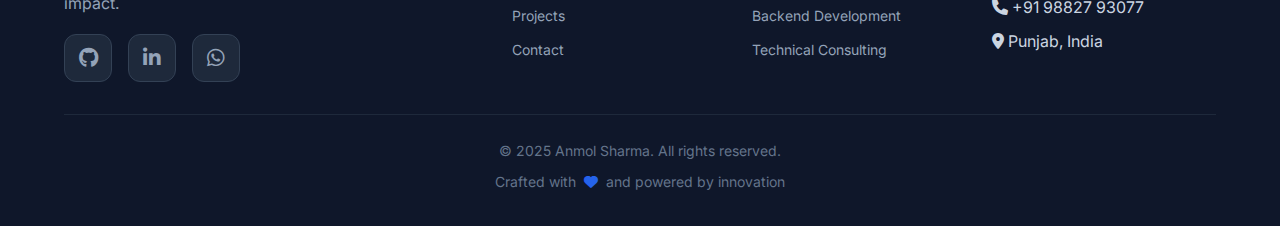
<file: projects.html>
<!DOCTYPE html>
<html lang="en">
<head>
    <meta charset="UTF-8">
    <meta name="viewport" content="width=device-width, initial-scale=1.0">
    <title>Projects - Anmol Sharma</title>
    <link rel="stylesheet" href="styles.css">
    <link href="https://fonts.googleapis.com/css2?family=Inter:wght@300;400;500;600;700;800;900&display=swap" rel="stylesheet">
    <link href="https://cdnjs.cloudflare.com/ajax/libs/font-awesome/6.0.0/css/all.min.css" rel="stylesheet">
    <style>
        /* Additional Projects Page Styles */
        .projects-hero {
            padding: 8rem 0 4rem;
            background: linear-gradient(135deg, var(--bg-primary) 0%, var(--bg-secondary) 100%);
            position: relative;
        }
        
        .projects-hero::before {
            content: '';
            position: absolute;
            top: 0;
            left: 0;
            right: 0;
            bottom: 0;
            background: url('data:image/svg+xml,<svg xmlns="http://www.w3.org/2000/svg" viewBox="0 0 100 100"><defs><pattern id="grid" width="10" height="10" patternUnits="userSpaceOnUse"><path d="M 10 0 L 0 0 0 10" fill="none" stroke="%23e2e8f0" stroke-width="0.5"/></pattern></defs><rect width="100" height="100" fill="url(%23grid)"/></svg>');
            opacity: 0.3;
        }
        
        .filter-buttons {
            display: flex;
            justify-content: center;
            gap: 1rem;
            margin-bottom: 3rem;
            flex-wrap: wrap;
        }
        
        .filter-btn {
            padding: 0.75rem 1.5rem;
            background: var(--white);
            border: 2px solid var(--gray-200);
            border-radius: 25px;
            font-weight: 500;
            color: var(--text-secondary);
            cursor: pointer;
            transition: var(--transition-base);
            text-decoration: none;
        }
        
        .filter-btn:hover,
        .filter-btn.active {
            background: var(--primary-blue);
            border-color: var(--primary-blue);
            color: var(--white);
        }
        
        .projects-grid-detailed {
            display: grid;
            grid-template-columns: repeat(auto-fit, minmax(380px, 1fr));
            gap: 2rem;
            margin-bottom: 4rem;
        }
        
        .project-card-detailed {
            background: var(--white);
            border: 1px solid var(--gray-200);
            border-radius: 16px;
            overflow: hidden;
            transition: var(--transition-base);
            box-shadow: var(--shadow-md);
        }
        
        .project-card-detailed:hover {
            transform: translateY(-8px);
            box-shadow: var(--shadow-xl);
            border-color: var(--primary-blue);
        }
        
        .project-image-detailed {
            height: 200px;
            background: linear-gradient(135deg, var(--primary-blue), var(--accent-purple));
            display: flex;
            align-items: center;
            justify-content: center;
            position: relative;
            overflow: hidden;
        }
        
        .project-icon-large {
            font-size: 4rem;
            color: var(--white);
        }
        
        .project-content-detailed {
            padding: 2rem;
        }
        
        .project-header {
            display: flex;
            justify-content: space-between;
            align-items: flex-start;
            margin-bottom: 1rem;
        }
        
        .project-title {
            font-size: 1.5rem;
            font-weight: 700;
            color: var(--text-primary);
            margin: 0;
        }
        
        .project-links {
            display: flex;
            gap: 0.5rem;
        }
        
        .project-link-btn {
            width: 36px;
            height: 36px;
            background: var(--bg-secondary);
            border: 1px solid var(--gray-200);
            border-radius: 8px;
            display: flex;
            align-items: center;
            justify-content: center;
            color: var(--text-secondary);
            transition: var(--transition-base);
            text-decoration: none;
        }
        
        .project-link-btn:hover {
            background: var(--primary-blue);
            border-color: var(--primary-blue);
            color: var(--white);
        }
        
        .project-description {
            color: var(--text-secondary);
            margin-bottom: 1.5rem;
            line-height: 1.6;
        }
        
        .project-features {
            margin-bottom: 1.5rem;
        }
        
        .project-features h4 {
            font-size: 1rem;
            font-weight: 600;
            color: var(--text-primary);
            margin-bottom: 0.5rem;
        }
        
        .features-list {
            list-style: none;
            padding: 0;
        }
        
        .features-list li {
            padding: 0.25rem 0;
            color: var(--text-secondary);
            font-size: 0.875rem;
            position: relative;
            padding-left: 1.5rem;
        }
        
        .features-list li::before {
            content: '✓';
            position: absolute;
            left: 0;
            color: var(--accent-emerald);
            font-weight: bold;
        }
        
        .project-tech-detailed {
            display: flex;
            flex-wrap: wrap;
            gap: 0.5rem;
            margin-bottom: 1.5rem;
        }
        
        .tech-tag-detailed {
            padding: 0.375rem 0.75rem;
            background: var(--bg-secondary);
            border: 1px solid var(--gray-200);
            border-radius: 12px;
            font-size: 0.75rem;
            font-weight: 500;
            color: var(--text-secondary);
        }
        
        .project-status {
            display: inline-flex;
            align-items: center;
            gap: 0.5rem;
            padding: 0.375rem 0.75rem;
            background: var(--bg-secondary);
            border: 1px solid var(--gray-200);
            border-radius: 16px;
            font-size: 0.75rem;
            font-weight: 500;
            color: var(--text-secondary);
        }
        
        .status-dot {
            width: 6px;
            height: 6px;
            border-radius: 50%;
        }
        
        .status-completed .status-dot {
            background: var(--accent-emerald);
        }
        
        .status-live .status-dot {
            background: #22c55e;
            animation: pulse 2s infinite;
        }
        
        @keyframes pulse {
            0%, 100% { opacity: 1; }
            50% { opacity: 0.5; }
        }
        
        .status-in-progress .status-dot {
            background: var(--primary-blue);
        }
        
        .status-planning .status-dot {
            background: var(--accent-purple);
        }
        
        @media (max-width: 768px) {
            .projects-grid-detailed {
                grid-template-columns: 1fr;
            }
            
            .filter-buttons {
                gap: 0.5rem;
            }
            
            .filter-btn {
                padding: 0.5rem 1rem;
                font-size: 0.875rem;
            }
            
            .projects-hero {
                padding: 6rem 0 3rem;
            }
        }
    </style>
</head>
<body>
    <!-- Loading Screen -->
    <div class="page-loader" id="pageLoader">
        <div class="loader-content">
            <div class="loader-logo">AS</div>
            <div class="loader-text">Loading Projects<span class="loading-dots"></span></div>
        </div>
    </div>

    <!-- Navigation -->
    <nav class="navbar">
        <div class="nav-container">
            <div class="nav-logo">
                <div class="logo-container">
                    <span class="logo-text">AS</span>
                    <div class="logo-animation">
                        <div class="logo-circle"></div>
                        <div class="logo-pulse"></div>
                    </div>
                </div>
            </div>
            
            <div class="nav-links">
                <a href="index.html" class="nav-link">Home</a>
                <a href="about.html" class="nav-link">About</a>
                <a href="projects.html" class="nav-link active">Projects</a>
                <a href="contact.html" class="nav-link">Contact</a>
            </div>
            
            <div class="nav-actions">
                <button class="mobile-menu-toggle">
                    <span></span>
                    <span></span>
                    <span></span>
                </button>
            </div>
        </div>
    </nav>

    <!-- Page Content -->
    <div class="page-content" id="pageContent">
                        <div class="logo-pulse"></div>
                    </div>
                </div>
            </div>
            
            <div class="nav-links">
                <a href="index.html" class="nav-link">Home</a>
                <a href="about.html" class="nav-link">About</a>
                <a href="projects.html" class="nav-link active">Projects</a>
                <a href="contact.html" class="nav-link">Contact</a>
            </div>
            
            <div class="nav-actions">
                <button class="mobile-menu-toggle">
                    <span></span>
                    <span></span>
                    <span></span>
                </button>
            </div>
        </div>
    </nav>

    <!-- Projects Hero -->
    <section class="projects-hero">
        <div class="container">
            <div class="section-header">
                <h1 class="section-title">My Projects</h1>
                <p class="section-subtitle">A collection of applications and solutions I've built using modern technologies and best practices</p>
            </div>
        </div>
    </section>

    <!-- Filter Buttons -->
    <section class="section">
        <div class="container">
            <div class="filter-buttons">
                <button class="filter-btn active" data-filter="all">All Projects</button>
                <button class="filter-btn" data-filter="web">Web Applications</button>
                <button class="filter-btn" data-filter="fullstack">Full Stack</button>
                <button class="filter-btn" data-filter="frontend">Frontend</button>
                <button class="filter-btn" data-filter="backend">Backend</button>
            </div>
            
            <!-- Projects Grid -->
            <div class="projects-grid-detailed">
                <!-- EcoSentinel -->
                <div class="project-card-detailed" data-category="ai research">
                    <div class="project-image-detailed">
                        <div class="project-icon-large">
                            <i class="fas fa-leaf"></i>
                        </div>
                    </div>
                    <div class="project-content-detailed">
                        <div class="project-header">
                            <h3 class="project-title">EcoSentinel</h3>
                            <div class="project-links">
                                <a href="https://github.com/Lightming99/Ecosentinel" class="project-link-btn" target="_blank" title="GitHub">
                                    <i class="fab fa-github"></i>
                                </a>
                            </div>
                        </div>
                        
                        <p class="project-description">
                            Environmental chatbot backend using Rasa, Neo4j, and SPARQL. Integrated AQICN and Gemini APIs for air/water data with real-time reporting. University of Murcia Research Project focusing on conversational AI for environmental monitoring.
                        </p>
                        
                        <div class="project-features">
                            <h4>Key Features:</h4>
                            <ul class="features-list">
                                <li>Rasa-powered conversational AI backend</li>
                                <li>Neo4j knowledge graph integration</li>
                                <li>SPARQL queries for environmental data</li>
                                <li>AQICN API for air quality monitoring</li>
                                <li>Gemini API for enhanced responses</li>
                                <li>Real-time environmental data reporting</li>
                            </ul>
                        </div>
                        
                        <div class="project-tech-detailed">
                            <span class="tech-tag-detailed">Rasa</span>
                            <span class="tech-tag-detailed">Neo4j</span>
                            <span class="tech-tag-detailed">SPARQL</span>
                            <span class="tech-tag-detailed">Python</span>
                            <span class="tech-tag-detailed">AQICN API</span>
                            <span class="tech-tag-detailed">Gemini API</span>
                        </div>
                        
                        <div class="project-status status-completed">
                            <div class="status-dot"></div>
                            <span>Research Project</span>
                        </div>
                    </div>
                </div>
                
                <!-- MetaConverse -->
                <div class="project-card-detailed" data-category="ai chatbot">
                    <div class="project-image-detailed">
                        <div class="project-icon-large">
                            <i class="fas fa-comments"></i>
                        </div>
                    </div>
                    <div class="project-content-detailed">
                        <div class="project-header">
                            <h3 class="project-title">MetaConverse</h3>
                            <div class="project-links">
                                <a href="https://github.com/Lightming99/RaSa_Metaconverse" class="project-link-btn" target="_blank" title="GitHub">
                                    <i class="fab fa-github"></i>
                                </a>
                            </div>
                        </div>
                        
                        <p class="project-description">
                            LLM-Enhanced conversational AI chatbot using Rasa framework with NLP capabilities, chat history tracking, and automated model training workflows. Advanced AI-powered conversation system with modern NLP integration.
                        </p>
                        
                        <div class="project-features">
                            <h4>Key Features:</h4>
                            <ul class="features-list">
                                <li>Rasa-powered conversational AI</li>
                                <li>LLM integration for enhanced responses</li>
                                <li>Advanced NLP processing capabilities</li>
                                <li>Chat history tracking and analytics</li>
                                <li>Automated model training workflows</li>
                                <li>Context-aware conversations</li>
                            </ul>
                        </div>
                        
                        <div class="project-tech-detailed">
                            <span class="tech-tag-detailed">Rasa</span>
                            <span class="tech-tag-detailed">LLMs</span>
                            <span class="tech-tag-detailed">NLP</span>
                            <span class="tech-tag-detailed">Python</span>
                            <span class="tech-tag-detailed">Machine Learning</span>
                            <span class="tech-tag-detailed">API Integration</span>
                        </div>
                        
                        <div class="project-status status-completed">
                            <div class="status-dot"></div>
                            <span>Completed</span>
                        </div>
                    </div>
                </div>
                
                <!-- AstroSatvik -->
                <div class="project-card-detailed" data-category="web fullstack">
                    <div class="project-image-detailed">
                        <div class="project-icon-large">
                            <i class="fas fa-star"></i>
                        </div>
                    </div>
                    <div class="project-content-detailed">
                        <div class="project-header">
                            <h3 class="project-title">AstroSatvik</h3>
                            <div class="project-links">
                                <a href="https://astrosatvik.com" class="project-link-btn" target="_blank" title="Live Website">
                                    <i class="fas fa-external-link-alt"></i>
                                </a>
                            </div>
                        </div>
                        
                        <p class="project-description">
                            Live astrology consultation website with responsive design, WhatsApp integration for client communication, and consultation booking system. Professional astrology services platform currently serving clients.
                        </p>
                        
                        <div class="project-features">
                            <h4>Key Features:</h4>
                            <ul class="features-list">
                                <li>Live consultation booking system</li>
                                <li>WhatsApp integration for communication</li>
                                <li>Responsive design for all devices</li>
                                <li>Client management system</li>
                                <li>Professional astrology services</li>
                                <li>Real-time availability updates</li>
                            </ul>
                        </div>
                        
                        <div class="project-tech-detailed">
                            <span class="tech-tag-detailed">HTML</span>
                            <span class="tech-tag-detailed">CSS</span>
                            <span class="tech-tag-detailed">JavaScript</span>
                            <span class="tech-tag-detailed">WhatsApp API</span>
                            <span class="tech-tag-detailed">Responsive Design</span>
                        </div>
                        
                        <div class="project-status status-live">
                            <div class="status-dot"></div>
                            <span>Live & Active</span>
                        </div>
                    </div>
                </div>
                
                <!-- AgriSense -->
                <div class="project-card-detailed" data-category="iot agriculture">
                    <div class="project-image-detailed">
                        <div class="project-icon-large">
                            <i class="fas fa-seedling"></i>
                        </div>
                    </div>
                    <div class="project-content-detailed">
                        <div class="project-header">
                            <h3 class="project-title">AgriSense</h3>
                            <div class="project-links">
                                <a href="https://github.com/Lightming99/AgroSol-agrisense" class="project-link-btn" target="_blank" title="GitHub">
                                    <i class="fab fa-github"></i>
                                </a>
                            </div>
                        </div>
                        
                        <p class="project-description">
                            AgroSol AgriSense: Smart agriculture solution leveraging IoT sensors, data analytics, and machine learning for precision farming and crop monitoring. Advanced agricultural technology for sustainable farming practices.
                        </p>
                        
                        <div class="project-features">
                            <h4>Key Features:</h4>
                            <ul class="features-list">
                                <li>IoT sensor integration for crop monitoring</li>
                                <li>Machine learning-based crop predictions</li>
                                <li>Real-time soil and weather analysis</li>
                                <li>Data analytics for yield optimization</li>
                                <li>Precision farming recommendations</li>
                                <li>Smart irrigation management</li>
                            </ul>
                        </div>
                        
                        <div class="project-tech-detailed">
                            <span class="tech-tag-detailed">IoT</span>
                            <span class="tech-tag-detailed">Machine Learning</span>
                            <span class="tech-tag-detailed">Data Analytics</span>
                            <span class="tech-tag-detailed">Python</span>
                            <span class="tech-tag-detailed">Sensors</span>
                            <span class="tech-tag-detailed">Agriculture Tech</span>
                        </div>
                        
                        <div class="project-status status-completed">
                            <div class="status-dot"></div>
                            <span>Completed</span>
                        </div>
                    </div>
                </div>
                
                <!-- E-Commerce Platform -->
                <div class="project-card-detailed" data-category="web fullstack">
                    <div class="project-image-detailed">
                        <div class="project-icon-large">
                            <i class="fas fa-shopping-cart"></i>
                        </div>
                    </div>
                    <div class="project-content-detailed">
                        <div class="project-header">
                            <h3 class="project-title">E-Commerce Platform</h3>
                            <div class="project-links">
                                <a href="https://github.com/anmolanand08" class="project-link-btn" target="_blank" title="GitHub">
                                    <i class="fab fa-github"></i>
                                </a>
                                <a href="#" class="project-link-btn" target="_blank" title="Live Demo">
                                    <i class="fas fa-external-link-alt"></i>
                                </a>
                            </div>
                        </div>
                        
                        <p class="project-description">
                            A full-featured e-commerce platform with modern design, secure payment processing, and comprehensive admin panel. Built with scalability and performance in mind.
                        </p>
                        
                        <div class="project-features">
                            <h4>Key Features:</h4>
                            <ul class="features-list">
                                <li>Product catalog with search and filters</li>
                                <li>Shopping cart and checkout system</li>
                                <li>Secure payment gateway integration</li>
                                <li>User authentication and profiles</li>
                                <li>Admin dashboard for management</li>
                            </ul>
                        </div>
                        
                        <div class="project-tech-detailed">
                            <span class="tech-tag-detailed">React.js</span>
                            <span class="tech-tag-detailed">Node.js</span>
                            <span class="tech-tag-detailed">MongoDB</span>
                            <span class="tech-tag-detailed">Stripe API</span>
                            <span class="tech-tag-detailed">Redux</span>
                            <span class="tech-tag-detailed">JWT</span>
                        </div>
                        
                        <div class="project-status status-in-progress">
                            <div class="status-dot"></div>
                            <span>In Progress</span>
                        </div>
                    </div>
                </div>
                
                <!-- Task Management App -->
                <div class="project-card-detailed" data-category="web frontend">
                    <div class="project-image-detailed">
                        <div class="project-icon-large">
                            <i class="fas fa-tasks"></i>
                        </div>
                    </div>
                    <div class="project-content-detailed">
                        <div class="project-header">
                            <h3 class="project-title">Task Management App</h3>
                            <div class="project-links">
                                <a href="https://github.com/anmolanand08" class="project-link-btn" target="_blank" title="GitHub">
                                    <i class="fab fa-github"></i>
                                </a>
                                <a href="#" class="project-link-btn" target="_blank" title="Live Demo">
                                    <i class="fas fa-external-link-alt"></i>
                                </a>
                            </div>
                        </div>
                        
                        <p class="project-description">
                            A productivity-focused task management application with real-time collaboration features, smart notifications, and intuitive project organization tools.
                        </p>
                        
                        <div class="project-features">
                            <h4>Key Features:</h4>
                            <ul class="features-list">
                                <li>Drag-and-drop task organization</li>
                                <li>Real-time collaboration</li>
                                <li>Smart notifications system</li>
                                <li>Project timeline visualization</li>
                                <li>Team member management</li>
                            </ul>
                        </div>
                        
                        <div class="project-tech-detailed">
                            <span class="tech-tag-detailed">Vue.js</span>
                            <span class="tech-tag-detailed">Socket.io</span>
                            <span class="tech-tag-detailed">Express.js</span>
                            <span class="tech-tag-detailed">MySQL</span>
                            <span class="tech-tag-detailed">Vuex</span>
                            <span class="tech-tag-detailed">WebSocket</span>
                        </div>
                        
                        <div class="project-status status-completed">
                            <div class="status-dot"></div>
                            <span>Completed</span>
                        </div>
                    </div>
                </div>
                
                <!-- Weather Dashboard -->
                <div class="project-card-detailed" data-category="web frontend">
                    <div class="project-image-detailed">
                        <div class="project-icon-large">
                            <i class="fas fa-cloud-sun"></i>
                        </div>
                    </div>
                    <div class="project-content-detailed">
                        <div class="project-header">
                            <h3 class="project-title">Weather Dashboard</h3>
                            <div class="project-links">
                                <a href="https://github.com/anmolanand08" class="project-link-btn" target="_blank" title="GitHub">
                                    <i class="fab fa-github"></i>
                                </a>
                                <a href="#" class="project-link-btn" target="_blank" title="Live Demo">
                                    <i class="fas fa-external-link-alt"></i>
                                </a>
                            </div>
                        </div>
                        
                        <p class="project-description">
                            A beautiful and responsive weather dashboard that provides detailed weather information, forecasts, and climate data visualization with an intuitive user interface.
                        </p>
                        
                        <div class="project-features">
                            <h4>Key Features:</h4>
                            <ul class="features-list">
                                <li>Current weather conditions</li>
                                <li>7-day weather forecast</li>
                                <li>Interactive weather maps</li>
                                <li>Location-based weather data</li>
                                <li>Weather alerts and notifications</li>
                            </ul>
                        </div>
                        
                        <div class="project-tech-detailed">
                            <span class="tech-tag-detailed">React.js</span>
                            <span class="tech-tag-detailed">Weather API</span>
                            <span class="tech-tag-detailed">Chart.js</span>
                            <span class="tech-tag-detailed">CSS3</span>
                            <span class="tech-tag-detailed">Axios</span>
                            <span class="tech-tag-detailed">Geolocation</span>
                        </div>
                        
                        <div class="project-status status-completed">
                            <div class="status-dot"></div>
                            <span>Completed</span>
                        </div>
                    </div>
                </div>
            </div>
        </div>
    </section>

    <!-- CTA Section -->
    <section class="contact-cta">
        <div class="container">
            <div class="cta-content">
                <h2 class="cta-title">Interested in Working Together?</h2>
                <p class="cta-description">
                    I'm always open to discussing new projects and opportunities. 
                    Whether you have a specific idea in mind or need help bringing your vision to life, 
                    let's connect and create something amazing.
                </p>
                
                <div class="cta-actions">
                    <a href="contact.html" class="btn btn-primary btn-large">
                        <span>Start a Project</span>
                        <i class="fas fa-rocket"></i>
                    </a>
                    <a href="about.html" class="btn btn-outline btn-large">
                        <span>Learn More About Me</span>
                        <i class="fas fa-user"></i>
                    </a>
                </div>
            </div>
        </div>
    </section>

    <!-- Footer -->
    <footer class="footer">
        <div class="container">
            <div class="footer-content">
                <div class="footer-section">
                    <h3>Anmol Sharma</h3>
                    <p>Full Stack Developer passionate about creating exceptional digital experiences that make a meaningful impact.</p>
                    <div class="social-links">
                        <a href="https://github.com/anmolanand08" class="social-link" target="_blank" title="GitHub">
                            <i class="fab fa-github"></i>
                        </a>
                        <a href="https://linkedin.com/in/anmol-anand-7b1a84256" class="social-link" target="_blank" title="LinkedIn">
                            <i class="fab fa-linkedin-in"></i>
                        </a>
                        <a href="https://wa.me/9882793077" class="social-link" target="_blank" title="WhatsApp">
                            <i class="fab fa-whatsapp"></i>
                        </a>
                    </div>
                </div>
                
                <div class="footer-section">
                    <h4>Navigation</h4>
                    <ul>
                        <li><a href="index.html">Home</a></li>
                        <li><a href="about.html">About</a></li>
                        <li><a href="projects.html">Projects</a></li>
                        <li><a href="contact.html">Contact</a></li>
                    </ul>
                </div>
                
                <div class="footer-section">
                    <h4>Services</h4>
                    <ul>
                        <li><a href="#">Web Development</a></li>
                        <li><a href="#">Frontend Design</a></li>
                        <li><a href="#">Backend Development</a></li>
                        <li><a href="#">Technical Consulting</a></li>
                    </ul>
                </div>
                
                <div class="footer-section">
                    <h4>Contact</h4>
                    <ul>
                        <li><i class="fas fa-envelope"></i> anmolanand8954@gmail.com</li>
                        <li><i class="fas fa-phone"></i> +91 98827 93077</li>
                        <li><i class="fas fa-map-marker-alt"></i> Punjab, India</li>
                    </ul>
                </div>
            </div>
            
            <div class="footer-bottom">
                <p>&copy; 2025 Anmol Sharma. All rights reserved.</p>
                <p>Crafted with <i class="fas fa-heart"></i> and powered by innovation</p>
            </div>
        </div>
    </footer>

    <script>
        // Mobile menu toggle
        document.querySelector('.mobile-menu-toggle')?.addEventListener('click', function() {
            document.querySelector('.nav-links')?.classList.toggle('active');
        });

        // Navbar scroll effect
        window.addEventListener('scroll', function() {
            const navbar = document.querySelector('.navbar');
            if (window.scrollY > 100) {
                navbar.style.background = 'rgba(255, 255, 255, 0.98)';
                navbar.style.boxShadow = '0 4px 20px rgba(0, 0, 0, 0.1)';
            } else {
                navbar.style.background = 'rgba(255, 255, 255, 0.95)';
                navbar.style.boxShadow = 'none';
            }
        });

        // Project filtering
        document.querySelectorAll('.filter-btn').forEach(btn => {
            btn.addEventListener('click', function() {
                // Remove active class from all buttons
                document.querySelectorAll('.filter-btn').forEach(b => b.classList.remove('active'));
                // Add active class to clicked button
                this.classList.add('active');
                
                const filterValue = this.getAttribute('data-filter');
                const projects = document.querySelectorAll('.project-card-detailed');
                
                projects.forEach(project => {
                    if (filterValue === 'all') {
                        project.style.display = 'block';
                    } else {
                        const categories = project.getAttribute('data-category').split(' ');
                        if (categories.includes(filterValue)) {
                            project.style.display = 'block';
                        } else {
                            project.style.display = 'none';
                        }
                    }
                });
            });
        });

        // Page Loader
        window.addEventListener('load', function() {
            setTimeout(function() {
                document.getElementById('pageLoader').classList.add('hidden');
                document.getElementById('pageContent').style.opacity = '1';
            }, 1500);
        });

        // Back to Top Button
        window.addEventListener('scroll', function() {
            const backToTop = document.getElementById('backToTop');
            if (window.pageYOffset > 300) {
                backToTop.classList.add('visible');
            } else {
                backToTop.classList.remove('visible');
            }
        });

        function scrollToTop() {
            window.scrollTo({
                top: 0,
                behavior: 'smooth'
            });
        }
    </script>

    <!-- Back to Top Button -->
    <button class="back-to-top" id="backToTop" onclick="scrollToTop()">
        <i class="fas fa-arrow-up"></i>
    </button>

    </div> <!-- End Page Content -->
</body>
</html>
</file>
<file: styles.css>
/* ===== SOPHISTICATED PORTFOLIO STYLES ===== */

/* Root Variables - Carefully Selected Color Palette */
:root {
  /* Primary Colors - Professional Blue Palette */
  --primary-blue: #2563eb;
  --primary-dark: #1e40af;
  --primary-light: #3b82f6;
  
  /* Secondary Colors */
  --accent-purple: #8b5cf6;
  --accent-teal: #06b6d4;
  --accent-emerald: #059669;
  
  /* Neutral Colors */
  --white: #ffffff;
  --gray-50: #f8fafc;
  --gray-100: #f1f5f9;
  --gray-200: #e2e8f0;
  --gray-300: #cbd5e1;
  --gray-400: #94a3b8;
  --gray-500: #64748b;
  --gray-600: #475569;
  --gray-700: #334155;
  --gray-800: #1e293b;
  --gray-900: #0f172a;
  
  /* Text Colors */
  --text-primary: var(--gray-900);
  --text-secondary: var(--gray-600);
  --text-muted: var(--gray-500);
  
  /* Background Colors */
  --bg-primary: var(--white);
  --bg-secondary: var(--gray-50);
  --bg-tertiary: var(--gray-100);
  
  /* Glass Effect */
  --glass-bg: rgba(255, 255, 255, 0.1);
  --glass-border: rgba(255, 255, 255, 0.2);
  --glass-shadow: 0 8px 32px rgba(0, 0, 0, 0.1);
  
  /* Shadows */
  --shadow-sm: 0 1px 2px 0 rgba(0, 0, 0, 0.05);
  --shadow-md: 0 4px 6px -1px rgba(0, 0, 0, 0.1), 0 2px 4px -1px rgba(0, 0, 0, 0.06);
  --shadow-lg: 0 10px 15px -3px rgba(0, 0, 0, 0.1), 0 4px 6px -2px rgba(0, 0, 0, 0.05);
  --shadow-xl: 0 20px 25px -5px rgba(0, 0, 0, 0.1), 0 10px 10px -5px rgba(0, 0, 0, 0.04);
  
  /* Transitions */
  --transition-base: all 0.3s cubic-bezier(0.4, 0, 0.2, 1);
  --transition-smooth: all 0.5s cubic-bezier(0.25, 0.46, 0.45, 0.94);
  
  /* Spacing */
  --container-max-width: 1200px;
  --section-padding: 5rem 0;
  --content-padding: 2rem;
}

/* ===== BASE STYLES ===== */

* {
  margin: 0;
  padding: 0;
  box-sizing: border-box;
}

html {
  scroll-behavior: smooth;
  font-size: 16px;
}

body {
  font-family: 'Inter', -apple-system, BlinkMacSystemFont, 'Segoe UI', Roboto, Oxygen, Ubuntu, Cantarell, sans-serif;
  line-height: 1.6;
  color: var(--text-primary);
  background: var(--bg-primary);
  overflow-x: hidden;
}

.container {
  max-width: var(--container-max-width);
  margin: 0 auto;
  padding: 0 1.5rem;
}

/* ===== TYPOGRAPHY ===== */

h1, h2, h3, h4, h5, h6 {
  font-weight: 700;
  line-height: 1.2;
  margin-bottom: 1rem;
  color: var(--text-primary);
}

h1 { font-size: 3.5rem; }
h2 { font-size: 2.5rem; }
h3 { font-size: 2rem; }
h4 { font-size: 1.5rem; }
h5 { font-size: 1.25rem; }
h6 { font-size: 1.125rem; }

p {
  margin-bottom: 1rem;
  color: var(--text-secondary);
  font-size: 1.125rem;
  line-height: 1.7;
}

a {
  text-decoration: none;
  color: var(--primary-blue);
  transition: var(--transition-base);
}

a:hover {
  color: var(--primary-dark);
}

/* ===== BUTTONS ===== */

.btn {
  display: inline-flex;
  align-items: center;
  gap: 0.75rem;
  padding: 1rem 2rem;
  border: 2px solid transparent;
  border-radius: 12px;
  font-weight: 600;
  font-size: 1rem;
  text-decoration: none;
  cursor: pointer;
  transition: var(--transition-base);
  position: relative;
  overflow: hidden;
}

.btn-primary {
  background: var(--primary-blue);
  color: var(--white);
  box-shadow: var(--shadow-md);
  position: relative;
  overflow: hidden;
}

.btn-primary::before {
  content: '';
  position: absolute;
  top: 0;
  left: -100%;
  width: 100%;
  height: 100%;
  background: linear-gradient(90deg, transparent, rgba(255,255,255,0.2), transparent);
  transition: left 0.5s;
}

.btn-primary:hover::before {
  left: 100%;
}

.btn-primary:hover {
  background: var(--primary-dark);
  transform: translateY(-2px);
  box-shadow: var(--shadow-lg);
  color: var(--white);
}

.btn-primary:active {
  transform: translateY(0);
}

.btn-secondary {
  background: transparent;
  color: var(--primary-blue);
  border-color: var(--primary-blue);
  position: relative;
  overflow: hidden;
}

.btn-secondary::before {
  content: '';
  position: absolute;
  top: 0;
  left: -100%;
  width: 100%;
  height: 100%;
  background: var(--primary-blue);
  transition: left 0.3s;
  z-index: -1;
}

.btn-secondary:hover::before {
  left: 0;
}

.btn-secondary:hover {
  color: var(--white);
  transform: translateY(-2px);
  border-color: var(--primary-blue);
}

.btn-outline {
  background: transparent;
  color: var(--text-primary);
  border-color: var(--gray-300);
}

.btn-outline:hover {
  background: var(--gray-100);
  border-color: var(--gray-400);
  color: var(--text-primary);
}

.btn-large {
  padding: 1.25rem 2.5rem;
  font-size: 1.125rem;
}

/* ===== NAVIGATION ===== */

.navbar {
  position: fixed;
  top: 0;
  left: 0;
  right: 0;
  z-index: 1000;
  background: rgba(255, 255, 255, 0.95);
  backdrop-filter: blur(20px);
  border-bottom: 1px solid var(--gray-200);
  transition: var(--transition-base);
}

.nav-container {
  display: flex;
  align-items: center;
  justify-content: space-between;
  padding: 1rem 1.5rem;
  max-width: var(--container-max-width);
  margin: 0 auto;
}

.nav-logo {
  display: flex;
  align-items: center;
  cursor: pointer;
}

/* Logo Design */
.logo-container {
  display: flex;
  align-items: center;
  gap: 0.5rem;
  position: relative;
}

.logo-text {
  font-size: 1.5rem;
  font-weight: 800;
  background: linear-gradient(135deg, var(--primary-blue), var(--accent-purple));
  -webkit-background-clip: text;
  -webkit-text-fill-color: transparent;
  background-clip: text;
  letter-spacing: -0.02em;
  position: relative;
  z-index: 2;
}

.logo-animation {
  position: relative;
  width: 8px;
  height: 8px;
}

.logo-circle {
  width: 8px;
  height: 8px;
  background: linear-gradient(135deg, var(--primary-blue), var(--accent-purple));
  border-radius: 50%;
  position: absolute;
  animation: logoFloat 3s ease-in-out infinite;
}

.logo-pulse {
  width: 8px;
  height: 8px;
  background: linear-gradient(135deg, var(--primary-blue), var(--accent-purple));
  border-radius: 50%;
  position: absolute;
  opacity: 0.3;
  animation: logoPulse 3s ease-in-out infinite;
}

@keyframes logoFloat {
  0%, 100% { transform: translateY(0px); }
  50% { transform: translateY(-3px); }
}

@keyframes logoPulse {
  0%, 100% { transform: scale(1); opacity: 0.3; }
  50% { transform: scale(1.5); opacity: 0.1; }
}

/* Enhanced Logo Hover Effect */
.nav-logo:hover .logo-text {
  background: linear-gradient(135deg, var(--accent-purple), var(--accent-teal));
  -webkit-background-clip: text;
  -webkit-text-fill-color: transparent;
  background-clip: text;
  transition: var(--transition-base);
}

.nav-logo:hover .logo-circle,
.nav-logo:hover .logo-pulse {
  background: linear-gradient(135deg, var(--accent-purple), var(--accent-teal));
  animation-duration: 1s;
}

.logo-dot {
  color: var(--accent-purple);
}

.nav-links {
  display: flex;
  gap: 2rem;
}

.nav-link {
  font-weight: 500;
  color: var(--text-secondary);
  padding: 0.5rem 1rem;
  border-radius: 8px;
  transition: var(--transition-base);
}

.nav-link:hover,
.nav-link.active {
  color: var(--primary-blue);
  background: var(--bg-secondary);
}

.nav-actions {
  display: flex;
  align-items: center;
}

.mobile-menu-toggle {
  display: none;
  flex-direction: column;
  gap: 4px;
  background: none;
  border: none;
  cursor: pointer;
  padding: 8px;
}

.mobile-menu-toggle span {
  width: 24px;
  height: 3px;
  background: var(--text-primary);
  border-radius: 2px;
  transition: var(--transition-base);
}

/* ===== HERO SECTION ===== */

.hero {
  min-height: 100vh;
  display: flex;
  align-items: center;
  padding: 8rem 0 4rem;
  background: linear-gradient(135deg, var(--bg-primary) 0%, var(--bg-secondary) 100%);
  position: relative;
  overflow: hidden;
}

.hero::before {
  content: '';
  position: absolute;
  top: 0;
  left: 0;
  right: 0;
  bottom: 0;
  background: url('data:image/svg+xml,<svg xmlns="http://www.w3.org/2000/svg" viewBox="0 0 100 100"><defs><pattern id="grid" width="10" height="10" patternUnits="userSpaceOnUse"><path d="M 10 0 L 0 0 0 10" fill="none" stroke="%23e2e8f0" stroke-width="0.5"/></pattern></defs><rect width="100" height="100" fill="url(%23grid)"/></svg>');
  opacity: 0.5;
  animation: float 20s ease-in-out infinite;
}

@keyframes float {
  0%, 100% { transform: translateY(0) rotate(0deg); }
  50% { transform: translateY(-20px) rotate(1deg); }
}

/* Floating Particles Animation */
.hero::after {
  content: '';
  position: absolute;
  top: 0;
  left: 0;
  width: 100%;
  height: 100%;
  background-image: 
    radial-gradient(2px 2px at 20px 30px, rgba(59, 130, 246, 0.4), transparent),
    radial-gradient(2px 2px at 40px 70px, rgba(59, 130, 246, 0.3), transparent),
    radial-gradient(1px 1px at 90px 40px, rgba(59, 130, 246, 0.5), transparent),
    radial-gradient(1px 1px at 130px 80px, rgba(59, 130, 246, 0.3), transparent),
    radial-gradient(2px 2px at 160px 30px, rgba(59, 130, 246, 0.4), transparent);
  background-repeat: repeat;
  background-size: 200px 100px;
  animation: particles 25s linear infinite;
  pointer-events: none;
  z-index: 1;
}

@keyframes particles {
  0% { transform: translateY(0) translateX(0); }
  25% { transform: translateY(-10px) translateX(5px); }
  50% { transform: translateY(-20px) translateX(-5px); }
  75% { transform: translateY(-10px) translateX(3px); }
  100% { transform: translateY(0) translateX(0); }
}

.hero-content {
  display: grid;
  grid-template-columns: 1fr 400px;
  gap: 4rem;
  align-items: center;
  position: relative;
  z-index: 1;
}

.hero-text {
  display: flex;
  flex-direction: column;
  gap: 2rem;
}

.hero-badge {
  display: inline-flex;
  align-items: center;
  gap: 0.75rem;
  padding: 0.75rem 1.5rem;
  background: var(--bg-tertiary);
  border: 1px solid var(--gray-200);
  border-radius: 50px;
  font-size: 0.875rem;
  font-weight: 500;
  color: var(--text-secondary);
  width: fit-content;
  animation: gentle-bounce 3s ease-in-out infinite;
  position: relative;
  overflow: hidden;
  cursor: pointer;
  transition: var(--transition-base);
}

.hero-badge::before {
  content: '';
  position: absolute;
  top: 0;
  left: -100%;
  width: 100%;
  height: 100%;
  background: linear-gradient(90deg, transparent, rgba(37, 99, 235, 0.1), transparent);
  transition: left 0.6s;
}

.hero-badge:hover::before {
  left: 100%;
}

.hero-badge:hover {
  border-color: var(--primary-blue);
  color: var(--primary-blue);
  transform: translateY(-2px);
  box-shadow: 0 8px 25px rgba(37, 99, 235, 0.15);
  animation-play-state: paused;
}

.hero-badge i {
  animation: iconFloat 2s ease-in-out infinite;
}

@keyframes iconFloat {
  0%, 100% { transform: rotate(0deg) scale(1); }
  50% { transform: rotate(5deg) scale(1.1); }
}

@keyframes gentle-bounce {
  0%, 100% { transform: translateY(0); }
  50% { transform: translateY(-5px); }
}

.hero-title {
  margin: 0;
  line-height: 1.1;
}

.title-main {
  font-size: 4rem;
  background: linear-gradient(135deg, var(--primary-blue), var(--accent-purple));
  -webkit-background-clip: text;
  -webkit-text-fill-color: transparent;
  background-clip: text;
  margin-bottom: 0.5rem;
}

.title-sub {
  font-size: 2.5rem;
  color: var(--text-primary);
  font-weight: 600;
}

.hero-description {
  font-size: 1.25rem;
  color: var(--text-secondary);
  line-height: 1.7;
  max-width: 600px;
}

.highlight {
  color: var(--primary-blue);
  font-weight: 600;
}

.hero-stats {
  display: grid;
  grid-template-columns: repeat(3, 1fr);
  gap: 2rem;
  padding: 2rem;
  background: var(--white);
  border: 1px solid var(--gray-200);
  border-radius: 16px;
  box-shadow: var(--shadow-md);
}

.stat-item {
  text-align: center;
}

.stat-number {
  font-size: 2.5rem;
  font-weight: 800;
  color: var(--primary-blue);
  line-height: 1;
  margin-bottom: 0.5rem;
}

.stat-label {
  font-size: 0.875rem;
  color: var(--text-muted);
  font-weight: 500;
}

.hero-actions {
  display: flex;
  gap: 1rem;
  flex-wrap: wrap;
}

.social-links {
  display: flex;
  gap: 1rem;
}

.social-link {
  width: 48px;
  height: 48px;
  background: var(--bg-tertiary);
  border: 1px solid var(--gray-200);
  border-radius: 12px;
  display: flex;
  align-items: center;
  justify-content: center;
  color: var(--text-secondary);
  transition: var(--transition-base);
  font-size: 1.25rem;
}

.social-link:hover {
  transform: translateY(-2px);
  background: var(--primary-blue);
  color: var(--white);
  border-color: var(--primary-blue);
  box-shadow: var(--shadow-md);
}

/* Hero Visual */
.hero-visual {
  display: flex;
  justify-content: center;
  align-items: center;
  position: relative;
}

.profile-container {
  position: relative;
  width: 320px;
  height: 320px;
  display: flex;
  align-items: center;
  justify-content: center;
}

.profile-frame {
  width: 280px;
  height: 280px;
  background: var(--white);
  border: 3px solid var(--gray-200);
  border-radius: 50%;
  display: flex;
  align-items: center;
  justify-content: center;
  box-shadow: var(--shadow-xl);
  position: relative;
  overflow: hidden;
}

.profile-image {
  width: 240px;
  height: 240px;
  border-radius: 50%;
  background: linear-gradient(135deg, var(--primary-blue), var(--accent-purple));
  display: flex;
  align-items: center;
  justify-content: center;
  position: relative;
  overflow: hidden;
}

.profile-placeholder {
  font-size: 6rem;
  font-weight: 800;
  color: var(--white);
  text-shadow: 0 0 20px rgba(0, 0, 0, 0.3);
}

.profile-badges {
  position: absolute;
  inset: 0;
}

.floating-badge {
  position: absolute;
  padding: 0.5rem 1rem;
  background: var(--white);
  border: 1px solid var(--gray-200);
  border-radius: 20px;
  font-size: 0.875rem;
  font-weight: 600;
  color: var(--primary-blue);
  box-shadow: var(--shadow-md);
  animation: badge-float 4s ease-in-out infinite;
}

.badge-1 {
  top: 10%;
  right: 10%;
  animation-delay: 0s;
}

.badge-2 {
  bottom: 20%;
  left: 5%;
  animation-delay: 1.5s;
}

.badge-3 {
  top: 60%;
  right: -5%;
  animation-delay: 3s;
}

@keyframes badge-float {
  0%, 100% { transform: translateY(0) rotate(0deg); }
  50% { transform: translateY(-15px) rotate(2deg); }
}

/* ===== SECTIONS ===== */

.section {
  padding: var(--section-padding);
}

.section-header {
  text-align: center;
  margin-bottom: 4rem;
}

.section-title {
  font-size: 2.5rem;
  margin-bottom: 1rem;
  background: linear-gradient(135deg, var(--primary-blue), var(--accent-purple));
  -webkit-background-clip: text;
  -webkit-text-fill-color: transparent;
  background-clip: text;
  position: relative;
  display: inline-block;
  overflow: hidden;
}

.section-title::after {
  content: '';
  position: absolute;
  bottom: -5px;
  left: 0;
  width: 0;
  height: 3px;
  background: linear-gradient(135deg, var(--primary-blue), var(--accent-purple));
  transition: width 0.8s cubic-bezier(0.25, 0.46, 0.45, 0.94);
}

.section-header:hover .section-title::after {
  width: 100%;
}

.section-title::before {
  content: '';
  position: absolute;
  top: 0;
  left: -100%;
  width: 100%;
  height: 100%;
  background: linear-gradient(90deg, transparent, rgba(255, 255, 255, 0.4), transparent);
  animation: shimmer-title 3s infinite;
}

@keyframes shimmer-title {
  0% { left: -100%; }
  50% { left: 100%; }
  100% { left: 100%; }
}

.section-subtitle {
  font-size: 1.25rem;
  color: var(--text-secondary);
  max-width: 600px;
  margin: 0 auto;
}

.section-footer {
  text-align: center;
  margin-top: 3rem;
}

/* ===== FEATURED PROJECTS ===== */

.projects-grid {
  display: grid;
  grid-template-columns: repeat(auto-fit, minmax(350px, 1fr));
  gap: 2rem;
  margin-bottom: 3rem;
}

.project-card {
  background: var(--white);
  border: 1px solid var(--gray-200);
  border-radius: 16px;
  overflow: hidden;
  transition: all 0.4s cubic-bezier(0.175, 0.885, 0.32, 1.275);
  box-shadow: var(--shadow-md);
  position: relative;
  transform: perspective(1000px) rotateX(0deg) rotateY(0deg);
}

.project-card::before {
  content: '';
  position: absolute;
  top: 0;
  left: -100%;
  width: 100%;
  height: 100%;
  background: linear-gradient(90deg, transparent, rgba(59, 130, 246, 0.1), transparent);
  transition: all 0.6s;
  z-index: 1;
}

.project-card:hover::before {
  left: 100%;
}

.project-card:hover {
  transform: perspective(1000px) rotateX(5deg) rotateY(5deg) translateY(-12px) scale(1.02);
  box-shadow: 
    0 20px 40px rgba(0, 0, 0, 0.1),
    0 10px 20px rgba(59, 130, 246, 0.2);
  border-color: var(--primary-blue);
}

.project-image {
  height: 200px;
  background: linear-gradient(135deg, var(--primary-blue), var(--accent-purple));
  display: flex;
  align-items: center;
  justify-content: center;
  position: relative;
  overflow: hidden;
  transition: all 0.4s ease;
}

.project-image::before {
  content: '';
  position: absolute;
  top: 50%;
  left: 50%;
  width: 0;
  height: 0;
  background: rgba(255, 255, 255, 0.2);
  border-radius: 50%;
  transform: translate(-50%, -50%);
  transition: all 0.6s cubic-bezier(0.175, 0.885, 0.32, 1.275);
}

.project-card:hover .project-image::before {
  width: 200px;
  height: 200px;
}

.project-card:hover .project-image {
  background: linear-gradient(135deg, var(--accent-purple), var(--primary-blue));
  transform: scale(1.1);
}

.project-icon {
  font-size: 4rem;
  color: var(--white);
  transition: all 0.4s cubic-bezier(0.175, 0.885, 0.32, 1.275);
  position: relative;
  z-index: 2;
}

.project-card:hover .project-icon {
  transform: scale(1.2) rotate(10deg);
  color: #ffffff;
  text-shadow: 0 0 20px rgba(255, 255, 255, 0.5);
}

.project-content {
  padding: 1.5rem;
}

.project-content h3 {
  font-size: 1.5rem;
  color: var(--text-primary);
  margin-bottom: 0.75rem;
}

.project-content p {
  color: var(--text-secondary);
  margin-bottom: 1rem;
  font-size: 1rem;
}

.project-tech {
  display: flex;
  flex-wrap: wrap;
  gap: 0.5rem;
}

.tech-tag {
  padding: 0.25rem 0.75rem;
  background: var(--bg-secondary);
  border: 1px solid var(--gray-200);
  border-radius: 12px;
  font-size: 0.75rem;
  font-weight: 500;
  color: var(--text-secondary);
}

.project-links {
  margin-top: 1.5rem;
  padding-top: 1rem;
  border-top: 1px solid var(--gray-200);
}

.project-link {
  display: inline-flex;
  align-items: center;
  gap: 0.5rem;
  padding: 0.75rem 1.25rem;
  background: var(--primary-blue);
  color: var(--white);
  text-decoration: none;
  border-radius: 8px;
  font-weight: 500;
  font-size: 0.9rem;
  transition: var(--transition-base);
}

.project-link:hover {
  background: var(--primary-dark);
  transform: translateY(-2px);
  box-shadow: var(--shadow-md);
  color: var(--white);
}

.project-link i {
  font-size: 1rem;
}

/* ===== SKILLS ===== */

.skills-grid {
  display: grid;
  grid-template-columns: repeat(auto-fit, minmax(300px, 1fr));
  gap: 2rem;
  margin-bottom: 3rem;
}

.skill-category {
  padding: 2rem;
  background: var(--white);
  border: 1px solid var(--gray-200);
  border-radius: 16px;
  transition: var(--transition-base);
  box-shadow: var(--shadow-md);
}

.skill-category:hover {
  transform: translateY(-4px);
  box-shadow: var(--shadow-lg);
  border-color: var(--primary-blue);
}

.category-header {
  display: flex;
  align-items: center;
  gap: 1rem;
  margin-bottom: 1.5rem;
}

.category-icon {
  width: 48px;
  height: 48px;
  background: linear-gradient(135deg, var(--primary-blue), var(--accent-purple));
  border-radius: 12px;
  display: flex;
  align-items: center;
  justify-content: center;
  color: var(--white);
  font-size: 1.5rem;
}

.category-header h3 {
  color: var(--text-primary);
  margin: 0;
  font-size: 1.25rem;
}

.skill-tags {
  display: flex;
  flex-wrap: wrap;
  gap: 0.75rem;
}

.skill-tag {
  padding: 0.5rem 1rem;
  background: var(--bg-secondary);
  border: 1px solid var(--gray-200);
  border-radius: 20px;
  font-size: 0.875rem;
  font-weight: 500;
  color: var(--text-secondary);
  transition: var(--transition-base);
}

.skill-tag:hover {
  background: var(--primary-blue);
  color: var(--white);
  border-color: var(--primary-blue);
  transform: translateY(-2px);
}

/* ===== TIMELINE ===== */

.timeline {
  max-width: 800px;
  margin: 0 auto 3rem;
}

.timeline-item {
  display: grid;
  grid-template-columns: 150px 1fr;
  gap: 2rem;
  padding: 2rem;
  background: var(--white);
  border: 1px solid var(--gray-200);
  border-radius: 16px;
  margin-bottom: 1.5rem;
  transition: var(--transition-base);
  box-shadow: var(--shadow-md);
}

.timeline-item:hover {
  transform: translateX(8px);
  box-shadow: var(--shadow-lg);
  border-color: var(--primary-blue);
}

.timeline-date {
  font-size: 0.875rem;
  font-weight: 600;
  color: var(--primary-blue);
  padding: 0.5rem 1rem;
  background: var(--bg-secondary);
  border: 1px solid var(--gray-200);
  border-radius: 8px;
  text-align: center;
  height: fit-content;
}

.timeline-content h3 {
  color: var(--text-primary);
  margin-bottom: 0.5rem;
  font-size: 1.25rem;
}

.timeline-content h4 {
  color: var(--accent-purple);
  margin-bottom: 0.75rem;
  font-size: 1rem;
  font-weight: 500;
}

.timeline-content p {
  color: var(--text-secondary);
  margin: 0;
  font-size: 1rem;
}

/* ===== CONTACT CTA ===== */

.contact-cta {
  background: linear-gradient(135deg, var(--bg-secondary) 0%, var(--bg-tertiary) 100%);
  padding: 4rem 0;
}

.cta-content {
  max-width: 800px;
  margin: 0 auto;
  padding: 3rem;
  background: var(--white);
  border: 1px solid var(--gray-200);
  border-radius: 24px;
  text-align: center;
  box-shadow: var(--shadow-xl);
}

.cta-title {
  font-size: 2.5rem;
  margin-bottom: 1rem;
  background: linear-gradient(135deg, var(--primary-blue), var(--accent-purple));
  -webkit-background-clip: text;
  -webkit-text-fill-color: transparent;
  background-clip: text;
}

.cta-description {
  font-size: 1.125rem;
  color: var(--text-secondary);
  margin-bottom: 2rem;
  line-height: 1.7;
}

.cta-actions {
  display: flex;
  gap: 1rem;
  justify-content: center;
  flex-wrap: wrap;
  margin-bottom: 2rem;
}

.contact-info {
  display: flex;
  gap: 2rem;
  justify-content: center;
  flex-wrap: wrap;
}

.contact-item {
  display: flex;
  align-items: center;
  gap: 0.5rem;
  color: var(--text-secondary);
  font-size: 0.875rem;
}

.contact-item i {
  color: var(--primary-blue);
  font-size: 1rem;
}

/* ===== FOOTER ===== */

.footer {
  background: var(--gray-900);
  color: var(--gray-300);
  padding: 3rem 0 1.5rem;
}

.footer-content {
  display: grid;
  grid-template-columns: 2fr 1fr 1fr 1fr;
  gap: 2rem;
  margin-bottom: 2rem;
}

.footer-section h3,
.footer-section h4 {
  color: var(--white);
  margin-bottom: 1rem;
  font-size: 1.25rem;
}

.footer-section p {
  color: var(--gray-400);
  font-size: 1rem;
  margin-bottom: 1rem;
}

.footer-section ul {
  list-style: none;
}

.footer-section ul li {
  margin-bottom: 0.5rem;
}

.footer-section ul li a {
  color: var(--gray-400);
  font-size: 0.875rem;
  transition: var(--transition-base);
}

.footer-section ul li a:hover {
  color: var(--white);
}

.footer-section .social-links {
  margin-top: 1rem;
}

.footer-section .social-links .social-link {
  background: var(--gray-800);
  border-color: var(--gray-700);
  color: var(--gray-400);
}

.footer-section .social-links .social-link:hover {
  background: var(--primary-blue);
  color: var(--white);
  border-color: var(--primary-blue);
}

.footer-bottom {
  border-top: 1px solid var(--gray-800);
  padding-top: 1.5rem;
  text-align: center;
}

.footer-bottom p {
  color: var(--gray-500);
  font-size: 0.875rem;
  margin-bottom: 0.5rem;
}

.footer-bottom i {
  color: var(--primary-blue);
  margin: 0 0.25rem;
}

/* ===== RESPONSIVE DESIGN ===== */

@media (max-width: 1024px) {
  :root {
    --section-padding: 4rem 0;
  }
  
  .hero-content {
    grid-template-columns: 1fr;
    gap: 3rem;
    text-align: center;
  }
  
  .hero-visual {
    order: -1;
  }
  
  .profile-container {
    width: 280px;
    height: 280px;
  }
  
  .profile-frame {
    width: 240px;
    height: 240px;
  }
  
  .profile-image {
    width: 200px;
    height: 200px;
  }
  
  .profile-placeholder {
    font-size: 5rem;
  }
  
  .timeline-item {
    grid-template-columns: 1fr;
    gap: 1rem;
  }
  
  .footer-content {
    grid-template-columns: 1fr 1fr;
    gap: 2rem;
  }
}

@media (max-width: 768px) {
  :root {
    --section-padding: 3rem 0;
    --content-padding: 1rem;
  }
  
  .container {
    padding: 0 1rem;
  }
  
  .navbar {
    position: relative;
  }
  
  .nav-links {
    display: none;
    position: absolute;
    top: 100%;
    left: 0;
    right: 0;
    background: var(--bg-primary);
    border-top: 1px solid var(--gray-200);
    box-shadow: var(--shadow-lg);
    padding: 1rem 0;
    flex-direction: column;
    z-index: 1000;
  }
  
  .nav-links.active {
    display: flex;
  }
  
  .nav-links .nav-link {
    padding: 1rem 2rem;
    text-align: center;
    border-bottom: 1px solid var(--gray-100);
    width: 100%;
  }
  
  .nav-links .nav-link:last-child {
    border-bottom: none;
  }
  
  .nav-links .nav-link:hover {
    background: var(--gray-50);
  }
  
  .mobile-menu-toggle {
    display: flex;
  }
  
  .mobile-menu-toggle.active span:nth-child(1) {
    transform: rotate(45deg) translate(6px, 6px);
  }
  
  .mobile-menu-toggle.active span:nth-child(2) {
    opacity: 0;
  }
  
  .mobile-menu-toggle.active span:nth-child(3) {
    transform: rotate(-45deg) translate(6px, -6px);
  }
  
  .hero {
    padding: 6rem 0 3rem;
  }
  
  .title-main {
    font-size: 3rem;
  }
  
  .title-sub {
    font-size: 2rem;
  }
  
  .hero-stats {
    grid-template-columns: 1fr;
    gap: 1rem;
  }
  
  .hero-actions {
    flex-direction: column;
    align-items: center;
  }
  
  .btn-large {
    width: 100%;
    max-width: 280px;
    justify-content: center;
  }
  
  .projects-grid {
    grid-template-columns: 1fr;
  }
  
  .skills-grid {
    grid-template-columns: 1fr;
  }
  
  .footer-content {
    grid-template-columns: 1fr;
    gap: 2rem;
    text-align: center;
  }
  
  .cta-content {
    padding: 2rem;
  }
  
  .cta-title {
    font-size: 2rem;
  }
  
  .contact-info {
    flex-direction: column;
    align-items: center;
  }
}

@media (max-width: 480px) {
  .title-main {
    font-size: 2.5rem;
  }
  
  .title-sub {
    font-size: 1.5rem;
  }
  
  .section-title {
    font-size: 2rem;
  }
  
  .profile-container {
    width: 240px;
    height: 240px;
  }
  
  .profile-frame {
    width: 200px;
    height: 200px;
  }
  
  .profile-image {
    width: 160px;
    height: 160px;
  }
  
  .profile-placeholder {
    font-size: 4rem;
  }
  
  .floating-badge {
    font-size: 0.75rem;
    padding: 0.375rem 0.75rem;
  }
}

/* ===== SMOOTH ANIMATIONS ===== */

@media (prefers-reduced-motion: no-preference) {
  .hero::before {
    animation: float 20s ease-in-out infinite;
  }
  
  .hero-badge {
    animation: gentle-bounce 3s ease-in-out infinite;
  }
  
  .floating-badge {
    animation: badge-float 4s ease-in-out infinite;
  }
}

@media (prefers-reduced-motion: reduce) {
  * {
    animation-duration: 0.01ms !important;
    animation-iteration-count: 1 !important;
    transition-duration: 0.01ms !important;
  }
}

/* ===== CONTACT FORM STYLES ===== */
#contact-form {
  padding: 5rem 0;
}

/* Contact Form Container */
.contact-form-container {
  position: relative;
  background: var(--bg-primary);
  border-radius: 1.5rem;
  box-shadow: var(--shadow-xl);
  overflow: hidden;
  padding: 2rem;
}

.contact-form-container::before {
  content: '';
  position: absolute;
  top: 0;
  left: 0;
  right: 0;
  height: 4px;
  background: linear-gradient(90deg, var(--primary-blue), var(--accent-purple), var(--accent-teal));
}

/* Contact Form Header */
.contact-form-header {
  text-align: center;
  margin-bottom: 2rem;
}

.contact-form-header h3 {
  color: var(--text-primary);
  font-size: 1.75rem;
  font-weight: 600;
  margin-bottom: 0.5rem;
}

.contact-form-header p {
  color: var(--text-secondary);
  font-size: 1rem;
}

/* Form Fields */
.contact-form-fields {
  max-width: 600px;
  margin: 0 auto;
}

.form-group {
  margin-bottom: 1.5rem;
}

.form-label {
  display: flex;
  align-items: center;
  gap: 0.5rem;
  font-weight: 600;
  color: var(--text-primary);
  margin-bottom: 0.5rem;
  font-size: 0.95rem;
}

.form-label i {
  color: var(--primary-blue);
  font-size: 0.9rem;
}

.form-input, .form-textarea {
  width: 100%;
  padding: 0.875rem 1rem;
  border: 2px solid var(--gray-200);
  border-radius: 0.75rem;
  font-size: 1rem;
  font-family: 'Inter', sans-serif;
  background: var(--bg-primary);
  color: var(--text-primary);
  transition: var(--transition-base);
  resize: vertical;
}

.form-input:focus, .form-textarea:focus {
  outline: none;
  border-color: var(--primary-blue);
  box-shadow: 0 0 0 3px rgba(37, 99, 235, 0.1);
  background: var(--white);
}

.form-input::placeholder, .form-textarea::placeholder {
  color: var(--text-muted);
}

.form-textarea {
  min-height: 120px;
  font-family: 'Inter', sans-serif;
  line-height: 1.5;
}

/* Submit Button */
.form-submit {
  text-align: center;
  margin-top: 2rem;
}

.submit-btn {
  min-width: 200px;
  padding: 1rem 2rem;
  background: var(--primary-blue);
  color: var(--white);
  border: none;
  border-radius: 0.75rem;
  font-size: 1.1rem;
  font-weight: 600;
  cursor: pointer;
  transition: var(--transition-base);
  display: inline-flex;
  align-items: center;
  justify-content: center;
  gap: 0.5rem;
}

.submit-btn:hover {
  background: var(--primary-dark);
  transform: translateY(-2px);
  box-shadow: var(--shadow-lg);
}

.submit-btn:active {
  transform: translateY(0);
}

.submit-btn i {
  font-size: 1rem;
}

/* Direct Contact Links */
.contact-direct-link {
  display: flex;
  align-items: center;
  gap: 0.5rem;
  padding: 0.75rem 1.5rem;
  background: var(--bg-primary);
  border: 2px solid var(--gray-200);
  border-radius: 0.75rem;
  color: var(--text-primary);
  text-decoration: none;
  transition: var(--transition-base);
  font-weight: 500;
  min-width: 200px;
  justify-content: center;
}

.contact-direct-link:hover {
  border-color: var(--primary-blue);
  background: var(--gray-50);
  transform: translateY(-2px);
  box-shadow: var(--shadow-md);
  color: var(--primary-blue);
}

.contact-direct-link i {
  color: var(--primary-blue);
  font-size: 1.1rem;
}

/* Responsive Contact Form */
@media (max-width: 768px) {
  #contact-form {
    padding: 3rem 0;
  }
  
  .contact-form-container {
    padding: 1.5rem;
  }
  
  .contact-form-header h3 {
    font-size: 1.5rem;
  }
  
  .form-input, .form-textarea {
    padding: 0.75rem;
  }
  
  .submit-btn {
    width: 100%;
    min-width: unset;
  }
  
  .contact-direct-link {
    width: 100%;
    min-width: unset;
  }
}

/* Form Success State */
.form-success {
  background: var(--accent-emerald);
  color: var(--white);
  padding: 1rem;
  border-radius: 0.5rem;
  text-align: center;
  margin-top: 1rem;
  display: none;
}

.form-success.show {
  display: block;
  animation: slideDown 0.3s ease-out;
}

@keyframes slideDown {
  from {
    opacity: 0;
    transform: translateY(-10px);
  }
  to {
    opacity: 1;
    transform: translateY(0);
  }
}

/* ===== ENHANCED DIRECT REACHOUT SECTION ===== */
.direct-reachout-section {
  margin-top: 4rem;
  padding: 3rem;
  background: linear-gradient(135deg, var(--bg-primary) 0%, var(--gray-50) 100%);
  border-radius: 2rem;
  border: 1px solid var(--gray-200);
  position: relative;
  overflow: hidden;
}

.direct-reachout-section::before {
  content: '';
  position: absolute;
  top: 0;
  left: 0;
  right: 0;
  height: 4px;
  background: linear-gradient(90deg, var(--primary-blue), var(--accent-purple), var(--accent-teal));
}

.reachout-header {
  text-align: center;
  margin-bottom: 2.5rem;
}

.reachout-header h3 {
  font-size: 1.75rem;
  font-weight: 700;
  color: var(--text-primary);
  margin-bottom: 0.5rem;
}

.reachout-header p {
  color: var(--text-secondary);
  font-size: 1.1rem;
}

.reachout-grid {
  display: grid;
  grid-template-columns: repeat(auto-fit, minmax(280px, 1fr));
  gap: 1.5rem;
  margin-bottom: 3rem;
}

.reachout-card {
  background: var(--white);
  padding: 1.5rem;
  border-radius: 1rem;
  border: 2px solid var(--gray-200);
  text-decoration: none;
  color: inherit;
  display: flex;
  align-items: center;
  gap: 1rem;
  transition: all 0.3s cubic-bezier(0.4, 0, 0.2, 1);
  position: relative;
  overflow: hidden;
}

.reachout-card::before {
  content: '';
  position: absolute;
  top: 0;
  left: -100%;
  width: 100%;
  height: 100%;
  background: linear-gradient(90deg, transparent, rgba(255,255,255,0.4), transparent);
  transition: left 0.5s;
}

.reachout-card:hover::before {
  left: 100%;
}

.reachout-card:hover {
  transform: translateY(-4px);
  border-color: var(--primary-blue);
  box-shadow: 0 10px 40px rgba(37, 99, 235, 0.15);
}

.reachout-icon {
  width: 48px;
  height: 48px;
  border-radius: 12px;
  display: flex;
  align-items: center;
  justify-content: center;
  font-size: 1.5rem;
  color: var(--white);
  transition: var(--transition-base);
}

.email-card .reachout-icon {
  background: linear-gradient(135deg, #ff6b6b, #ee5a6f);
}

.phone-card .reachout-icon {
  background: linear-gradient(135deg, #4ecdc4, #44a08d);
}

.whatsapp-card .reachout-icon {
  background: linear-gradient(135deg, #25d366, #128c7e);
}

.location-card .reachout-icon {
  background: linear-gradient(135deg, var(--accent-purple), var(--primary-blue));
}

.reachout-content {
  flex: 1;
}

.reachout-content h4 {
  font-size: 1.1rem;
  font-weight: 600;
  color: var(--text-primary);
  margin-bottom: 0.25rem;
}

.reachout-content p {
  color: var(--text-secondary);
  margin-bottom: 0.5rem;
}

.reachout-badge {
  display: inline-block;
  padding: 0.25rem 0.75rem;
  background: var(--gray-100);
  color: var(--text-muted);
  font-size: 0.75rem;
  border-radius: 12px;
  font-weight: 500;
}

.reachout-arrow {
  color: var(--gray-400);
  font-size: 1.2rem;
  transition: var(--transition-base);
}

.reachout-card:hover .reachout-arrow {
  color: var(--primary-blue);
  transform: translateX(4px);
}

.reachout-card:hover .reachout-icon {
  transform: scale(1.1);
}

/* Social Connect Section */
.social-connect {
  text-align: center;
  padding-top: 2rem;
  border-top: 1px solid var(--gray-200);
}

.social-connect h4 {
  font-size: 1.25rem;
  font-weight: 600;
  color: var(--text-primary);
  margin-bottom: 1rem;
}

.social-links-enhanced {
  display: flex;
  justify-content: center;
  gap: 1rem;
}

.social-link-enhanced {
  display: flex;
  align-items: center;
  gap: 0.5rem;
  padding: 0.75rem 1.5rem;
  background: var(--white);
  border: 2px solid var(--gray-200);
  border-radius: 50px;
  text-decoration: none;
  color: var(--text-secondary);
  font-weight: 500;
  transition: all 0.3s cubic-bezier(0.4, 0, 0.2, 1);
}

.social-link-enhanced.github:hover {
  border-color: #333;
  color: #333;
  transform: translateY(-2px);
  box-shadow: 0 8px 25px rgba(51, 51, 51, 0.15);
}

.social-link-enhanced.linkedin:hover {
  border-color: #0077b5;
  color: #0077b5;
  transform: translateY(-2px);
  box-shadow: 0 8px 25px rgba(0, 119, 181, 0.15);
}

/* Responsive Design */
@media (max-width: 768px) {
  .direct-reachout-section {
    padding: 2rem;
    margin-top: 2rem;
  }
  
  .reachout-grid {
    grid-template-columns: 1fr;
  }
  
  .social-links-enhanced {
    flex-direction: column;
    align-items: center;
  }
  
  .social-link-enhanced {
    width: 200px;
    justify-content: center;
  }
}

/* ===== ENHANCED ANIMATIONS ===== */
/* Fade in animation for sections */
@keyframes fadeInUp {
  from {
    opacity: 0;
    transform: translateY(30px);
  }
  to {
    opacity: 1;
    transform: translateY(0);
  }
}

/* Slide in from left */
@keyframes slideInLeft {
  from {
    opacity: 0;
    transform: translateX(-30px);
  }
  to {
    opacity: 1;
    transform: translateX(0);
  }
}

/* Slide in from right */
@keyframes slideInRight {
  from {
    opacity: 0;
    transform: translateX(30px);
  }
  to {
    opacity: 1;
    transform: translateX(0);
  }
}

/* Scale in animation */
@keyframes scaleIn {
  from {
    opacity: 0;
    transform: scale(0.9);
  }
  to {
    opacity: 1;
    transform: scale(1);
  }
}

/* Apply animations to various elements */
.section {
  animation: fadeInUp 0.8s ease-out;
}

.project-card {
  animation: scaleIn 0.6s ease-out;
  animation-fill-mode: both;
}

.project-card:nth-child(1) { animation-delay: 0.1s; }
.project-card:nth-child(2) { animation-delay: 0.2s; }
.project-card:nth-child(3) { animation-delay: 0.3s; }
.project-card:nth-child(4) { animation-delay: 0.4s; }

.reachout-card {
  animation: fadeInUp 0.6s ease-out;
  animation-fill-mode: both;
}

.reachout-card:nth-child(1) { animation-delay: 0.1s; }
.reachout-card:nth-child(2) { animation-delay: 0.2s; }
.reachout-card:nth-child(3) { animation-delay: 0.3s; }
.reachout-card:nth-child(4) { animation-delay: 0.4s; }

/* Loading Screen Animation */
.page-loader {
  position: fixed;
  top: 0;
  left: 0;
  width: 100%;
  height: 100%;
  background: linear-gradient(135deg, var(--primary-blue), var(--accent-purple));
  display: flex;
  align-items: center;
  justify-content: center;
  z-index: 9999;
  opacity: 1;
  visibility: visible;
  transition: all 0.8s ease-in-out;
}

.page-loader.hidden {
  opacity: 0;
  visibility: hidden;
}

.loader-content {
  text-align: center;
  color: white;
}

.loader-logo {
  font-size: 4rem;
  font-weight: 800;
  margin-bottom: 1rem;
  animation: logoFloat 2s ease-in-out infinite;
}

.loader-text {
  font-size: 1.2rem;
  opacity: 0.8;
  animation: fadeInUp 1s ease-out 0.5s both;
}

.loading-dots {
  display: inline-block;
  margin-left: 0.5rem;
}

.loading-dots::after {
  content: '';
  animation: dots 1.5s infinite;
}

@keyframes dots {
  0%, 20% { content: ''; }
  40% { content: '.'; }
  60% { content: '..'; }
  80%, 100% { content: '...'; }
}

/* Page Transition Effects */
.page-content {
  opacity: 0;
  animation: pageLoad 1.2s ease-out 0.8s both;
}

@keyframes pageLoad {
  from {
    opacity: 0;
    transform: translateY(30px);
  }
  to {
    opacity: 1;
    transform: translateY(0);
  }
}

/* Smooth Scrolling Enhancement */
html {
  scroll-behavior: smooth;
}

/* Advanced Hover Effects for Links */
a:not(.btn):not(.social-link):not(.nav-link) {
  position: relative;
  overflow: hidden;
}

a:not(.btn):not(.social-link):not(.nav-link)::before {
  content: '';
  position: absolute;
  bottom: 0;
  left: 0;
  width: 0;
  height: 2px;
  background: linear-gradient(135deg, var(--primary-blue), var(--accent-purple));
  transition: width 0.3s ease;
}

a:not(.btn):not(.social-link):not(.nav-link):hover::before {
  width: 100%;
}

/* Enhanced Focus States for Accessibility */
*:focus {
  outline: 2px solid var(--primary-blue);
  outline-offset: 2px;
  border-radius: 4px;
}

/* Custom Scrollbar */
::-webkit-scrollbar {
  width: 8px;
}

::-webkit-scrollbar-track {
  background: var(--gray-100);
}

::-webkit-scrollbar-thumb {
  background: linear-gradient(135deg, var(--primary-blue), var(--accent-purple));
  border-radius: 4px;
}

::-webkit-scrollbar-thumb:hover {
  background: linear-gradient(135deg, var(--accent-purple), var(--primary-blue));
}

/* Back to Top Button */
.back-to-top {
  position: fixed;
  bottom: 2rem;
  right: 2rem;
  width: 50px;
  height: 50px;
  background: linear-gradient(135deg, var(--primary-blue), var(--accent-purple));
  color: white;
  border: none;
  border-radius: 50%;
  cursor: pointer;
  font-size: 1.2rem;
  display: flex;
  align-items: center;
  justify-content: center;
  box-shadow: 0 4px 20px rgba(59, 130, 246, 0.3);
  transition: all 0.3s cubic-bezier(0.175, 0.885, 0.32, 1.275);
  opacity: 0;
  visibility: hidden;
  transform: translateY(100px);
  z-index: 1000;
}

.back-to-top.visible {
  opacity: 1;
  visibility: visible;
  transform: translateY(0);
}

.back-to-top:hover {
  transform: translateY(-5px) scale(1.1);
  box-shadow: 0 8px 25px rgba(59, 130, 246, 0.4);
}

.back-to-top:active {
  transform: translateY(-2px) scale(1.05);
}

/* Enhanced Form Animations */
.form-group {
  position: relative;
  margin-bottom: 2rem;
}

.form-group input,
.form-group textarea {
  transition: all 0.3s ease;
  position: relative;
}

.form-group input:focus,
.form-group textarea:focus {
  transform: translateY(-2px);
  box-shadow: 0 8px 25px rgba(59, 130, 246, 0.15);
}

.form-group label {
  transition: all 0.3s ease;
}

.form-group input:focus + label,
.form-group textarea:focus + label,
.form-group input:not(:placeholder-shown) + label,
.form-group textarea:not(:placeholder-shown) + label {
  transform: translateY(-25px) scale(0.85);
  color: var(--primary-blue);
}

/* Floating Labels Animation */
.floating-label {
  position: absolute;
  top: 1rem;
  left: 1rem;
  pointer-events: none;
  transition: all 0.3s cubic-bezier(0.25, 0.46, 0.45, 0.94);
  color: var(--text-secondary);
}

/* Ripple Effect for Buttons */
.btn {
  position: relative;
  overflow: hidden;
}

.btn::after {
  content: '';
  position: absolute;
  top: 50%;
  left: 50%;
  width: 0;
  height: 0;
  border-radius: 50%;
  background: rgba(255, 255, 255, 0.3);
  transform: translate(-50%, -50%);
  transition: width 0.6s, height 0.6s;
}

.btn:active::after {
  width: 200px;
  height: 200px;
}

/* ===== ADVANCED ANIMATIONS & VISUAL EFFECTS ===== */

/* Floating Elements Animation */
@keyframes floatSlow {
  0%, 100% { transform: translateY(0px) rotate(0deg); }
  50% { transform: translateY(-15px) rotate(2deg); }
}

@keyframes floatFast {
  0%, 100% { transform: translateY(0px) rotate(0deg); }
  50% { transform: translateY(-25px) rotate(-2deg); }
}

/* Text Shimmer Effect */
@keyframes textShimmer {
  0% { background-position: -200% center; }
  100% { background-position: 200% center; }
}

.text-shimmer {
  background: linear-gradient(90deg, var(--text-primary) 25%, var(--primary-blue) 50%, var(--text-primary) 75%);
  background-size: 200% auto;
  background-clip: text;
  -webkit-background-clip: text;
  -webkit-text-fill-color: transparent;
  animation: textShimmer 3s linear infinite;
}

/* Glow Effects */
@keyframes glow {
  0%, 100% { box-shadow: 0 0 5px rgba(59, 130, 246, 0.5); }
  50% { box-shadow: 0 0 20px rgba(59, 130, 246, 0.8), 0 0 30px rgba(59, 130, 246, 0.6); }
}

.glow-effect {
  animation: glow 2s ease-in-out infinite;
}

/* Morphing Background */
@keyframes morphBackground {
  0%, 100% { border-radius: 16px; }
  25% { border-radius: 30px 16px 30px 16px; }
  50% { border-radius: 16px 30px 16px 30px; }
  75% { border-radius: 25px; }
}

.morph-bg {
  animation: morphBackground 8s ease-in-out infinite;
}

/* Enhanced Hover States */
.enhanced-hover {
  position: relative;
  overflow: hidden;
  transition: all 0.4s cubic-bezier(0.175, 0.885, 0.32, 1.275);
}

.enhanced-hover::before {
  content: '';
  position: absolute;
  top: 0;
  left: -100%;
  width: 100%;
  height: 100%;
  background: linear-gradient(90deg, transparent, rgba(255, 255, 255, 0.1), transparent);
  transition: left 0.5s;
}

.enhanced-hover:hover::before {
  left: 100%;
}

.enhanced-hover:hover {
  transform: translateY(-5px) scale(1.02);
}

/* Pulse Animation */
@keyframes pulse {
  0%, 100% { opacity: 1; transform: scale(1); }
  50% { opacity: 0.7; transform: scale(1.05); }
}

.pulse-animation {
  animation: pulse 2s ease-in-out infinite;
}

/* Slide Reveal Animation */
@keyframes slideReveal {
  from {
    opacity: 0;
    transform: translateX(-50px);
  }
  to {
    opacity: 1;
    transform: translateX(0);
  }
}

.slide-reveal {
  animation: slideReveal 0.8s ease-out;
}

/* Bounce In Animation */
@keyframes bounceIn {
  0% {
    opacity: 0;
    transform: scale(0.3) translateY(-50px);
  }
  50% {
    opacity: 1;
    transform: scale(1.05) translateY(0);
  }
  70% {
    transform: scale(0.95);
  }
  100% {
    opacity: 1;
    transform: scale(1);
  }
}

.bounce-in {
  animation: bounceIn 0.8s cubic-bezier(0.175, 0.885, 0.32, 1.275);
}

/* Typewriter Effect */
@keyframes typewriter {
  from { width: 0; }
  to { width: 100%; }
}

@keyframes blinkCursor {
  50% { border-color: transparent; }
}

.typewriter {
  overflow: hidden;
  border-right: 3px solid var(--primary-blue);
  white-space: nowrap;
  margin: 0 auto;
  animation: typewriter 3s steps(40, end), blinkCursor 0.75s step-end infinite;
}

/* Gradient Border Animation */
@keyframes gradientBorder {
  0%, 100% { background-position: 0% 50%; }
  50% { background-position: 100% 50%; }
}

.gradient-border {
  background: linear-gradient(45deg, var(--primary-blue), var(--accent-purple), var(--accent-teal), var(--primary-blue));
  background-size: 300% 300%;
  animation: gradientBorder 4s ease infinite;
  padding: 2px;
  border-radius: 16px;
}

.gradient-border-content {
  background: var(--white);
  border-radius: 14px;
  height: 100%;
  width: 100%;
}

/* Enhanced Card Animations */
.enhanced-card {
  transition: all 0.4s cubic-bezier(0.175, 0.885, 0.32, 1.275);
  position: relative;
}

.enhanced-card::after {
  content: '';
  position: absolute;
  top: 0;
  left: 0;
  right: 0;
  bottom: 0;
  background: linear-gradient(135deg, rgba(59, 130, 246, 0.1), rgba(168, 85, 247, 0.1));
  opacity: 0;
  transition: opacity 0.3s ease;
  border-radius: inherit;
  pointer-events: none;
}

.enhanced-card:hover::after {
  opacity: 1;
}

.enhanced-card:hover {
  transform: translateY(-8px) rotateX(5deg);
  box-shadow: 0 20px 40px rgba(0, 0, 0, 0.15);
}

/* Staggered Animation */
.stagger-animation {
  animation: fadeInUp 0.6s ease-out both;
}

.stagger-animation:nth-child(1) { animation-delay: 0.1s; }
.stagger-animation:nth-child(2) { animation-delay: 0.2s; }
.stagger-animation:nth-child(3) { animation-delay: 0.3s; }
.stagger-animation:nth-child(4) { animation-delay: 0.4s; }
.stagger-animation:nth-child(5) { animation-delay: 0.5s; }
.stagger-animation:nth-child(6) { animation-delay: 0.6s; }

/* Enhanced Logo Animation - Mobile Safe */
.logo-container:hover .logo-text {
  background: linear-gradient(45deg, var(--primary-blue), var(--accent-purple), var(--accent-teal));
  background-size: 200% 200%;
  -webkit-background-clip: text;
  -webkit-text-fill-color: transparent;
  background-clip: text;
}

/* Mobile-Safe Interactive Skill Tags */
.skill-tag {
  transition: all 0.3s ease;
  position: relative;
  overflow: hidden;
}

@media (min-width: 769px) {
  .skill-tag::before {
    content: '';
    position: absolute;
    top: 0;
    left: -100%;
    width: 100%;
    height: 100%;
    background: linear-gradient(90deg, transparent, rgba(255, 255, 255, 0.3), transparent);
    transition: left 0.5s;
  }

  .skill-tag:hover::before {
    left: 100%;
  }

  .skill-tag:hover {
    transform: translateY(-3px) scale(1.05);
    box-shadow: 0 8px 20px rgba(59, 130, 246, 0.3);
  }
}

/* Mobile Optimization */
@media (max-width: 768px) {
  /* Disable heavy animations on mobile for better performance and functionality */
  .typewriter {
    animation: none !important;
    white-space: normal !important;
    border-right: none !important;
    overflow: visible !important;
    width: auto !important;
    max-width: 100% !important;
  }
  
  .text-shimmer {
    animation: none !important;
    background: none !important;
    -webkit-background-clip: unset !important;
    -webkit-text-fill-color: unset !important;
    background-clip: unset !important;
    color: #ffffff !important;
  }
  
  .bounce-in {
    animation: none !important;
    opacity: 1;
    transform: none;
  }
  
  .slide-reveal {
    animation: none !important;
    opacity: 1;
    transform: none;
  }
  
  .enhanced-hover {
    transform: none !important;
  }
  
  .enhanced-hover:hover {
    transform: none !important;
  }
  
  .enhanced-hover::before {
    display: none;
  }
  
  .enhanced-card {
    transform: none !important;
  }
  
  .enhanced-card:hover {
    transform: none !important;
  }
  
  .enhanced-card::after {
    display: none;
  }
  
  .morph-bg {
    animation: none !important;
    background: var(--card-bg);
  }
  
  .glow-effect {
    animation: none !important;
    box-shadow: none;
  }
  
  .pulse-animation {
    animation: none !important;
  }
  
  .gradient-border {
    animation: none !important;
    background: var(--primary-blue);
    border: 1px solid var(--primary-blue);
  }
  
  .stagger-animation {
    animation: none !important;
    opacity: 1;
    transform: none;
  }
  
  /* Ensure navigation works properly on mobile */
  .nav-toggle {
    display: block !important;
  }
  
  .nav-menu {
    position: fixed;
    background: var(--bg-primary);
    padding: 2rem 1rem;
  }
  
  /* Optimize project cards for mobile */
  .project-card {
    transform: none !important;
    transition: none;
  }
  
  .project-card:hover {
    transform: none !important;
  }
  
  /* Simplify buttons on mobile */
  .btn {
    transform: none !important;
    transition: background-color 0.3s ease;
  }
  
  .btn:hover {
    transform: none !important;
  }
  
  /* Improve touch targets for mobile */
  .mobile-menu-toggle {
    min-height: 44px;
    min-width: 44px;
  }
  
  .nav-menu a {
    padding: 1rem;
    min-height: 44px;
    display: flex;
    align-items: center;
  }
  
  /* Prevent zoom on input focus */
  input, textarea, select {
    font-size: 16px;
  }
  
  /* Optimize scroll behavior */
  body {
    -webkit-overflow-scrolling: touch;
  }
  
  /* Prevent horizontal scroll */
  html, body {
    overflow-x: hidden;
  }
  
  /* Ensure all animations are disabled */
  *, *::before, *::after {
    animation-duration: 0s !important;
    animation-delay: 0s !important;
    transition-duration: 0.3s !important;
  }
}

.reachout-card:nth-child(4) { animation-delay: 0.4s; }
</file>
